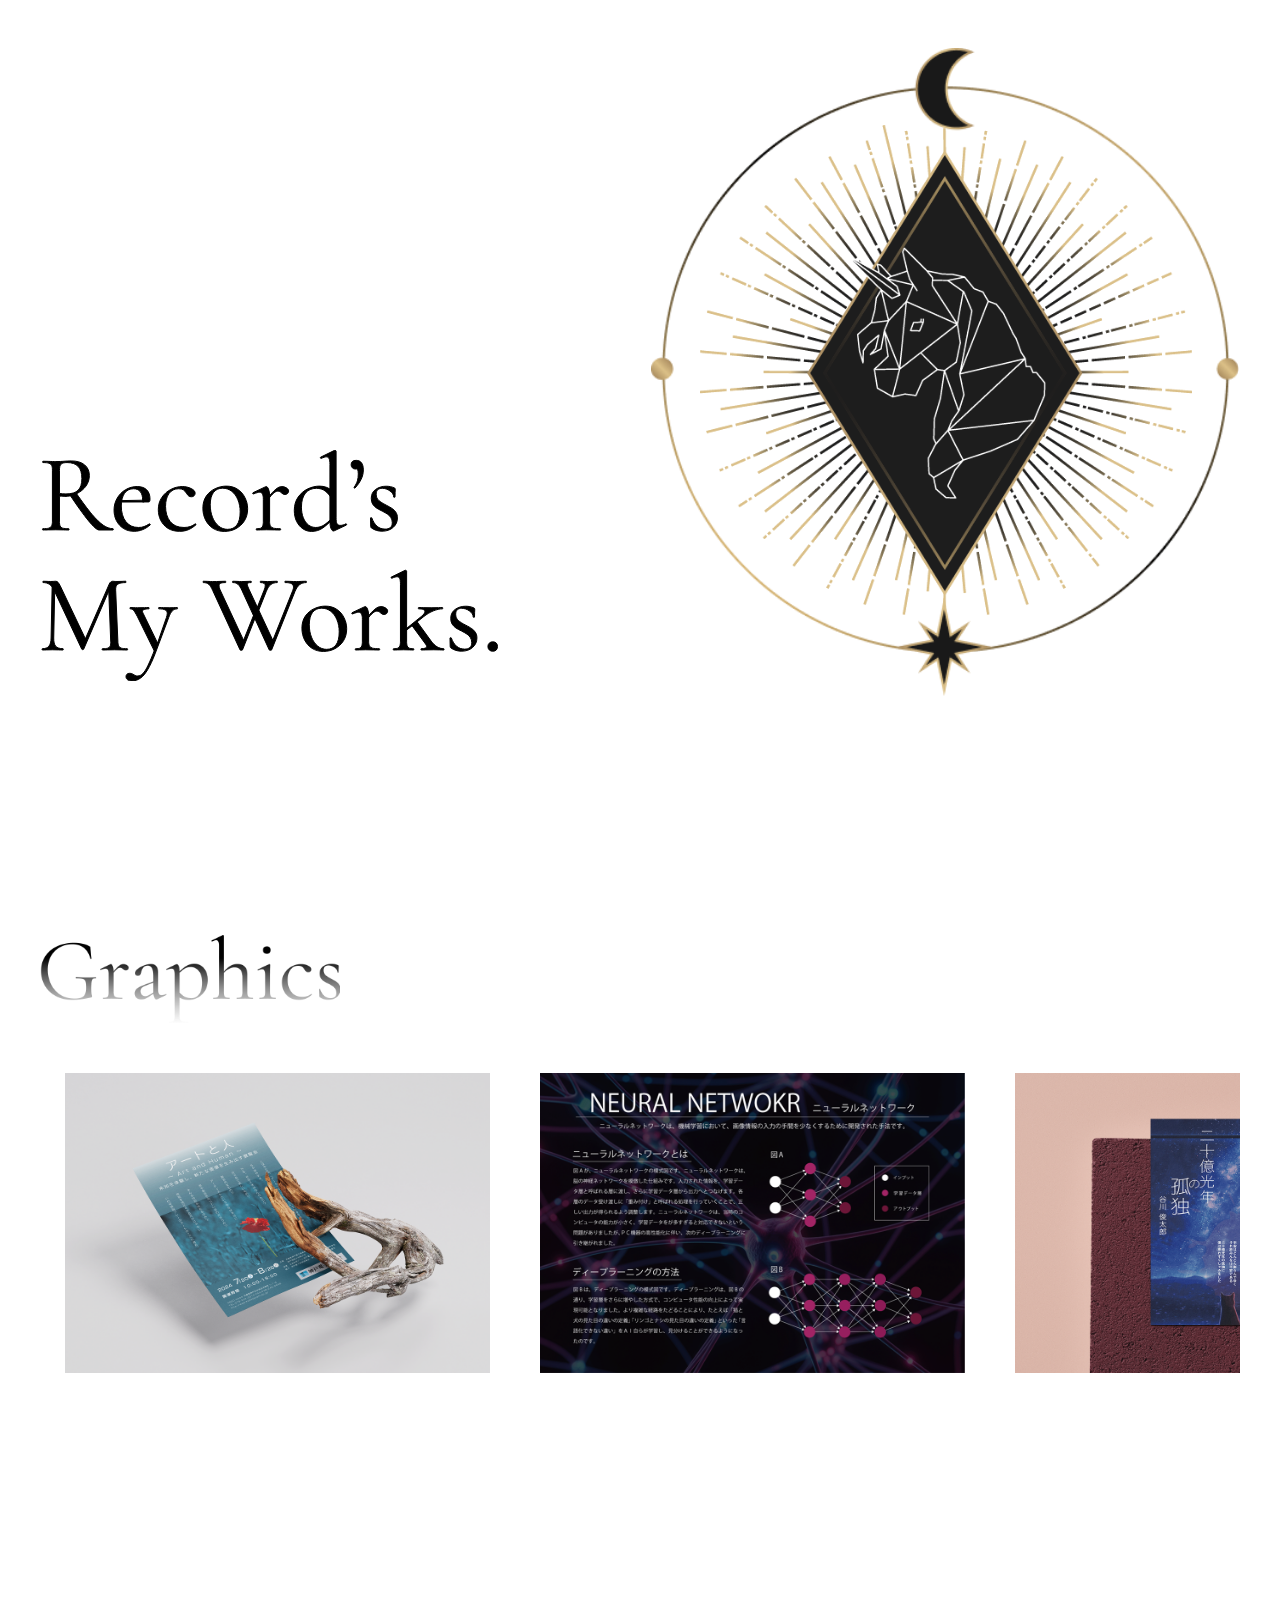
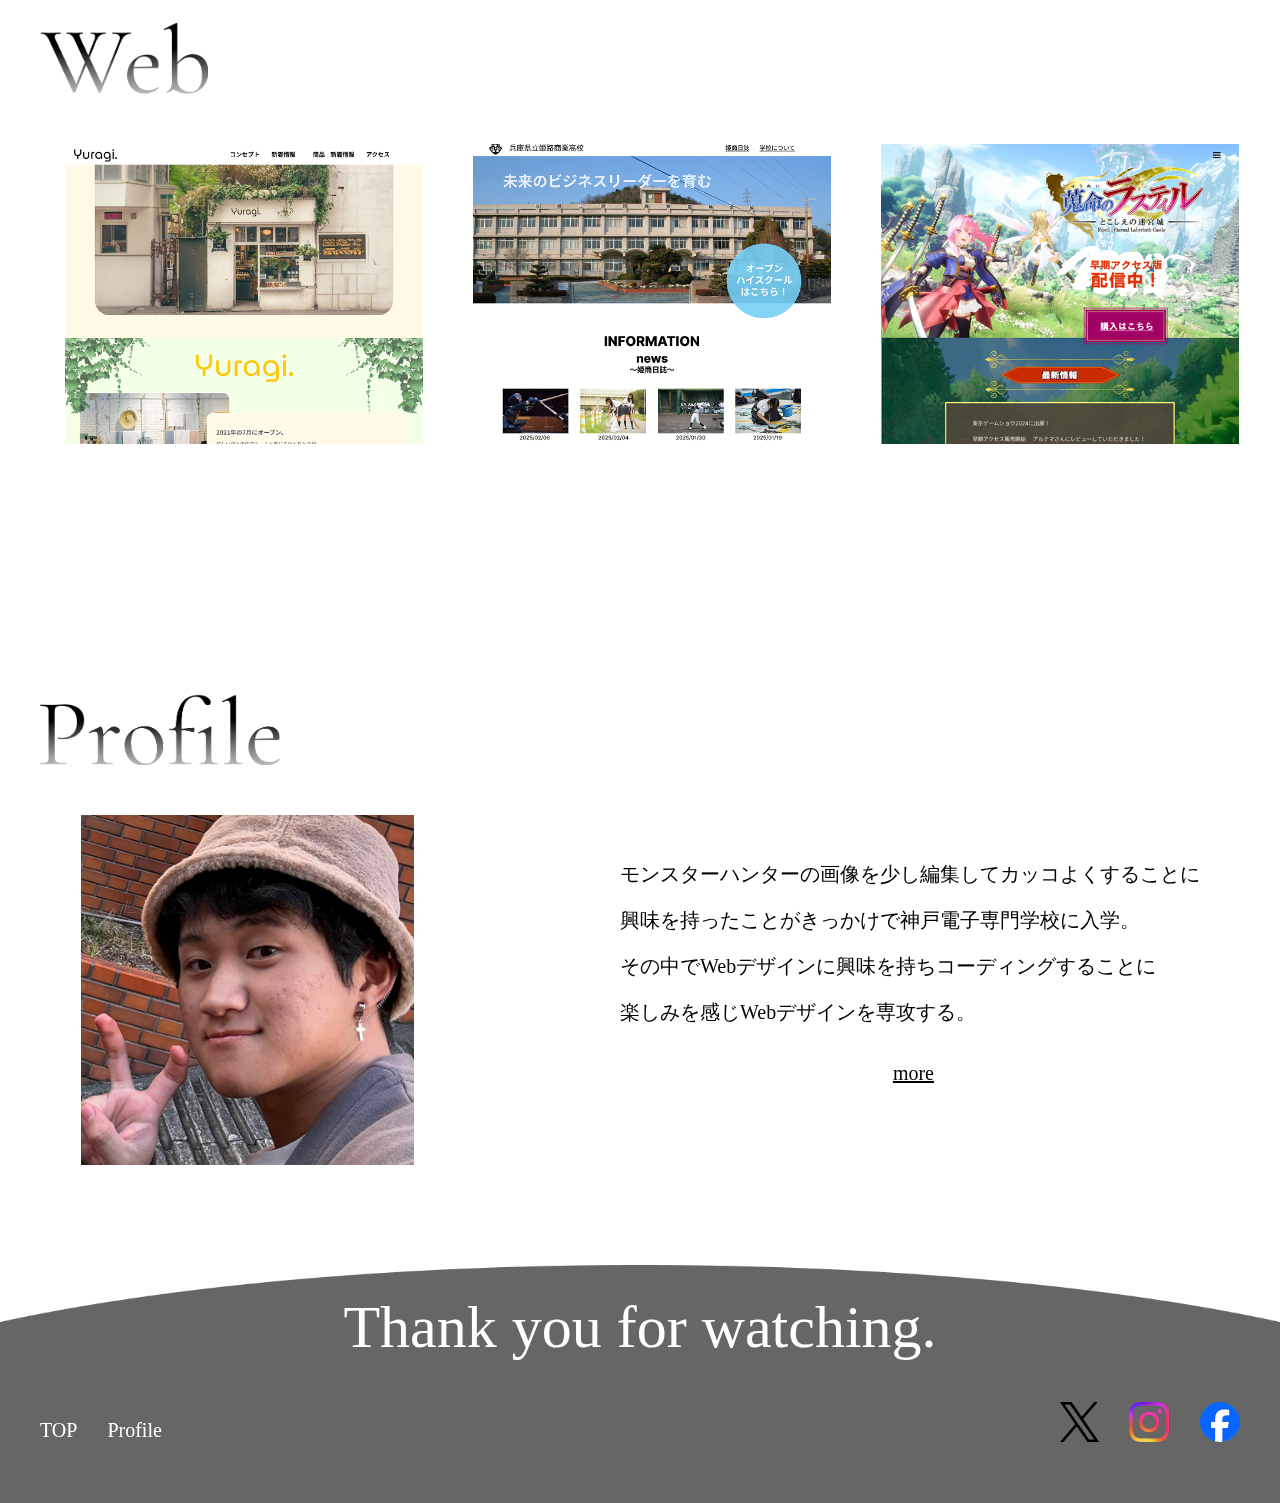
<file: index.html>
<!DOCTYPE html>
<html lang="ja">
<head>
    <meta charset="UTF-8">
    <meta name="viewport" content="width=device-width, initial-scale=1.0">
    <title>Portfolio</title>
    <link rel="preconnect" href="https://fonts.googleapis.com">
    <link rel="preconnect" href="https://fonts.gstatic.com" crossorigin>
    <link href="https://fonts.googleapis.com/css2?family=Cormorant+Garamond:ital,wght@0,300..700;1,300..700&family=Kaisei+Decol&family=RocknRoll+One&family=Sacramento&family=Sawarabi+Gothic&family=Volkhov:ital,wght@0,400;0,700;1,400;1,700&family=Yuji+Mai&family=Yuji+Syuku&family=Zen+Kaku+Gothic+New&display=swap" rel="stylesheet">
    <link rel="stylesheet" href="css/destyle.css">
    <link rel="stylesheet" href="css/slick.css">        
    <link rel="stylesheet" href="css/slick-theme.css">
    <link rel="stylesheet" href="css/style.css">
    <script type="text/javascript">
    (function(c,l,a,r,i,t,y){
        c[a]=c[a]||function(){(c[a].q=c[a].q||[]).push(arguments)};
        t=l.createElement(r);t.async=1;t.src="https://www.clarity.ms/tag/"+i;
        y=l.getElementsByTagName(r)[0];y.parentNode.insertBefore(t,y);
    })(window, document, "clarity", "script", "ubzxm07z38");
</script>
</head>
<body>
    <!-- ヘッダー -->
    <header>
        <div class="inner-wrap">
            <div class="cow1">
                <img src="img/cow3.png" alt="" class="img">
                <img src="img/ring.png" alt="" class="ring">
            </div>
        </div>
        <div class="image">
            <!-- <img src="img/titl.png" alt="" class="title"> -->
             <svg class="title" width="456" height="231" viewBox="0 0 456 231" fill="none" xmlns="http://www.w3.org/2000/svg">
                <path d="M56.94 80C55.1067 80 51.5867 76.8833 46.38 70.65C41.2467 64.3433 35.05 55.69 27.79 44.69L33.95 42.82C40.33 51.9867 45.6467 59.1367 49.9 64.27C54.2267 69.33 58.04 72.9967 61.34 75.27C64.64 77.5433 67.8667 78.68 71.02 78.68C71.24 78.68 71.35 78.9 71.35 79.34C71.35 79.78 71.24 80 71.02 80H56.94ZM29.22 10.92C35.0133 10.92 39.4867 12.24 42.64 14.88C45.7933 17.52 47.37 21.04 47.37 25.44C47.37 29.3267 46.2333 32.8833 43.96 36.11C41.6867 39.2633 38.6067 41.7933 34.72 43.7C30.9067 45.5333 26.8 46.45 22.4 46.45C21.96 46.45 20.31 46.34 17.45 46.12V71.09C17.45 73.3633 17.67 75.0133 18.11 76.04C18.55 77.0667 19.3933 77.7633 20.64 78.13C21.96 78.4967 24.0133 78.68 26.8 78.68C27.02 78.68 27.13 78.9 27.13 79.34C27.13 79.78 27.02 80 26.8 80C24.5267 80 22.73 79.9633 21.41 79.89L13.82 79.78L6.34 79.89C5.02 79.9633 3.15 80 0.73 80C0.583333 80 0.51 79.78 0.51 79.34C0.51 78.9 0.583333 78.68 0.73 78.68C3.51667 78.68 5.57 78.4967 6.89 78.13C8.21 77.69 9.12667 76.9567 9.64 75.93C10.1533 74.9033 10.41 73.29 10.41 71.09V20.16C10.41 17.96 10.1533 16.3467 9.64 15.32C9.2 14.2933 8.32 13.5967 7 13.23C5.75333 12.79 3.73667 12.57 0.95 12.57C0.73 12.57 0.62 12.35 0.62 11.91C0.62 11.47 0.73 11.25 0.95 11.25L6.34 11.36C9.42 11.5067 11.9133 11.58 13.82 11.58C15.4333 11.58 16.9367 11.5433 18.33 11.47C19.7233 11.3967 20.8967 11.3233 21.85 11.25C24.6367 11.03 27.0933 10.92 29.22 10.92ZM39.89 28.63C39.89 22.91 38.6067 18.8033 36.04 16.31C33.5467 13.8167 29.88 12.57 25.04 12.57C22.18 12.57 20.2 13.0833 19.1 14.11C18 15.1367 17.45 17.2267 17.45 20.38V43.48C19.21 43.7733 21.3733 43.92 23.94 43.92C29.66 43.92 33.73 42.6733 36.15 40.18C38.6433 37.6867 39.89 33.8367 39.89 28.63ZM92.1701 81.32C87.9167 81.32 84.2867 80.33 81.2801 78.35C78.2734 76.37 75.9634 73.7667 74.3501 70.54C72.8101 67.3133 72.0401 63.8667 72.0401 60.2C72.0401 55.8733 73.0667 51.9133 75.1201 48.32C77.1734 44.6533 79.9601 41.7933 83.4801 39.74C87.0734 37.6133 90.9967 36.55 95.2501 36.55C99.3567 36.55 102.51 37.65 104.71 39.85C106.91 42.05 108.01 45.13 108.01 49.09C108.01 50.1167 107.9 50.85 107.68 51.29C107.533 51.73 107.203 51.95 106.69 51.95H100.53L100.64 49.97C100.64 46.3033 99.8334 43.5167 98.2201 41.61C96.6067 39.7033 94.4067 38.75 91.6201 38.75C87.7334 38.75 84.6901 40.29 82.4901 43.37C80.3634 46.45 79.3001 50.6667 79.3001 56.02C79.3001 62.4 80.8034 67.57 83.8101 71.53C86.8167 75.49 91.0334 77.47 96.4601 77.47C98.6601 77.47 100.53 77.1767 102.07 76.59C103.683 76.0033 105.48 75.0867 107.46 73.84H107.57C107.79 73.84 107.973 73.9867 108.12 74.28C108.34 74.5 108.377 74.72 108.23 74.94C103.243 79.1933 97.8901 81.32 92.1701 81.32ZM77.2101 50.63L102.18 50.19V51.95L77.3201 52.06L77.2101 50.63ZM137.748 81.32C132.981 81.32 128.985 80.2933 125.758 78.24C122.531 76.1133 120.148 73.4 118.608 70.1C117.068 66.8 116.298 63.3167 116.298 59.65C116.298 54.9567 117.471 50.8867 119.818 47.44C122.165 43.92 125.171 41.2433 128.838 39.41C132.578 37.5033 136.391 36.55 140.278 36.55C143.505 36.55 146.438 37.21 149.078 38.53C151.791 39.7767 153.148 41.3533 153.148 43.26C153.148 44.2133 152.781 45.0567 152.048 45.79C151.388 46.45 150.471 46.78 149.298 46.78C147.318 46.78 145.705 45.57 144.458 43.15C143.505 41.6833 142.478 40.5833 141.378 39.85C140.278 39.1167 138.701 38.75 136.648 38.75C132.541 38.75 129.315 40.3633 126.968 43.59C124.695 46.7433 123.558 50.9967 123.558 56.35C123.558 62.51 125.098 67.57 128.178 71.53C131.258 75.49 135.878 77.47 142.038 77.47C146.511 77.47 150.251 76.26 153.258 73.84H153.368C153.588 73.84 153.771 73.95 153.918 74.17C154.138 74.39 154.175 74.5733 154.028 74.72C151.461 76.9933 148.858 78.68 146.218 79.78C143.651 80.8067 140.828 81.32 137.748 81.32ZM182.328 81.43C178.075 81.43 174.298 80.4033 170.998 78.35C167.771 76.2233 165.278 73.4 163.518 69.88C161.758 66.2867 160.878 62.4 160.878 58.22C160.878 53.4533 162.015 49.42 164.288 46.12C166.635 42.7467 169.605 40.2533 173.198 38.64C176.865 36.9533 180.568 36.11 184.308 36.11C188.635 36.11 192.411 37.1733 195.638 39.3C198.865 41.4267 201.321 44.25 203.008 47.77C204.768 51.2167 205.648 54.8833 205.648 58.77C205.648 63.3167 204.585 67.3133 202.458 70.76C200.331 74.1333 197.471 76.7733 193.878 78.68C190.358 80.5133 186.508 81.43 182.328 81.43ZM185.518 79.34C189.551 79.34 192.668 77.91 194.868 75.05C197.068 72.19 198.168 67.79 198.168 61.85C198.168 57.3033 197.398 53.2333 195.858 49.64C194.391 46.0467 192.338 43.26 189.698 41.28C187.058 39.2267 184.051 38.2 180.678 38.2C176.718 38.2 173.638 39.63 171.438 42.49C169.311 45.35 168.248 49.4567 168.248 54.81C168.248 59.2833 168.981 63.39 170.448 67.13C171.915 70.87 173.968 73.84 176.608 76.04C179.248 78.24 182.218 79.34 185.518 79.34ZM224.845 48.98C228.731 44.14 231.738 40.8767 233.865 39.19C235.991 37.43 237.971 36.55 239.805 36.55C241.418 36.55 242.958 36.99 244.425 37.87C245.891 38.75 246.625 39.8133 246.625 41.06C246.625 42.0133 246.295 42.82 245.635 43.48C244.975 44.14 244.095 44.47 242.995 44.47C242.335 44.47 241.748 44.36 241.235 44.14C240.795 43.8467 240.245 43.4433 239.585 42.93C238.925 42.3433 238.301 41.9033 237.715 41.61C237.128 41.3167 236.431 41.17 235.625 41.17C234.525 41.17 233.315 41.72 231.995 42.82C230.675 43.92 228.438 46.3767 225.285 50.19L224.845 48.98ZM214.505 80C214.285 80 214.175 79.78 214.175 79.34C214.175 78.9 214.285 78.68 214.505 78.68C216.485 78.68 217.951 78.4967 218.905 78.13C219.858 77.69 220.481 76.9567 220.775 75.93C221.141 74.9033 221.325 73.29 221.325 71.09V49.31C221.325 46.8167 221.031 45.02 220.445 43.92C219.858 42.82 218.868 42.27 217.475 42.27C216.301 42.27 214.321 42.82 211.535 43.92H211.315C211.021 43.92 210.801 43.7733 210.655 43.48C210.581 43.1133 210.691 42.8567 210.985 42.71L223.745 36.66C223.891 36.5867 224.111 36.55 224.405 36.55C225.065 36.55 225.761 37.3933 226.495 39.08C227.228 40.7667 227.595 42.93 227.595 45.57V71.09C227.595 73.29 227.851 74.9033 228.365 75.93C228.951 76.9567 229.978 77.69 231.445 78.13C232.911 78.4967 235.185 78.68 238.265 78.68C238.558 78.68 238.705 78.9 238.705 79.34C238.705 79.78 238.558 80 238.265 80C235.918 80 234.048 79.9633 232.655 79.89L224.515 79.78L218.465 79.89C217.511 79.9633 216.191 80 214.505 80ZM269.454 81.43C266.374 81.43 263.514 80.55 260.874 78.79C258.307 77.03 256.217 74.5733 254.604 71.42C253.064 68.1933 252.294 64.5267 252.294 60.42C252.294 55.2133 253.577 50.7767 256.144 47.11C258.711 43.4433 261.937 40.6933 265.824 38.86C269.711 37.0267 273.561 36.11 277.374 36.11C282.434 36.11 286.907 37.76 290.794 41.06L289.584 48.43C287.604 45.2033 285.441 42.71 283.094 40.95C280.747 39.19 277.851 38.31 274.404 38.31C269.784 38.31 266.117 39.96 263.404 43.26C260.764 46.4867 259.444 51.1067 259.444 57.12C259.444 61.1533 260.067 64.71 261.314 67.79C262.561 70.87 264.247 73.2533 266.374 74.94C268.574 76.6267 271.031 77.47 273.744 77.47C276.751 77.47 279.501 76.6633 281.994 75.05C284.487 73.4367 287.091 71.1267 289.804 68.12L290.684 68.89C287.311 72.7033 284.011 75.7467 280.784 78.02C277.557 80.2933 273.781 81.43 269.454 81.43ZM294.094 67.9C294.094 70.54 294.387 72.4467 294.974 73.62C295.634 74.7933 296.661 75.38 298.054 75.38C300.181 75.38 302.087 74.8667 303.774 73.84L303.994 73.73C304.287 73.73 304.471 73.9133 304.544 74.28C304.691 74.6467 304.654 74.9033 304.434 75.05L292.334 80.77C292.041 80.9167 291.747 80.99 291.454 80.99C290.501 80.99 289.657 80.11 288.924 78.35C288.264 76.59 287.934 74.17 287.934 71.09V14.33C287.934 11.69 287.641 9.78333 287.054 8.60999C286.541 7.43666 285.624 6.85 284.304 6.85C283.351 6.85 281.664 7.36333 279.244 8.39H279.024C278.731 8.39 278.511 8.24333 278.364 7.95C278.291 7.58333 278.364 7.32666 278.584 7.17999L292.554 0.359996C292.701 0.286664 292.884 0.249997 293.104 0.249997C293.324 0.249997 293.544 0.359996 293.764 0.579993C293.984 0.726662 294.094 0.909998 294.094 1.13V67.9ZM314.193 10.37C316.466 10.37 318.226 11.1767 319.473 12.79C320.72 14.4033 321.343 16.7867 321.343 19.94C321.343 23.24 320.61 26.3567 319.143 29.29C317.75 32.2233 315.696 35.1567 312.983 38.09C312.91 38.1633 312.8 38.2 312.653 38.2C312.433 38.2 312.25 38.09 312.103 37.87C311.956 37.65 311.956 37.4667 312.103 37.32C313.716 34.9733 314.816 32.81 315.403 30.83C315.99 28.7767 316.283 26.4667 316.283 23.9C316.283 21.92 316.026 20.3433 315.513 19.17C315 17.9967 314.266 16.9333 313.313 15.98L317.383 15.21C317.456 16.4567 317.126 17.41 316.393 18.07C315.66 18.73 314.706 19.06 313.533 19.06C312.213 19.06 311.15 18.6567 310.343 17.85C309.536 17.0433 309.133 16.0167 309.133 14.77C309.133 11.8367 310.82 10.37 314.193 10.37ZM334.207 44.25C334.207 46.8167 335.05 48.87 336.737 50.41C338.424 51.8767 340.917 53.4533 344.217 55.14C346.784 56.46 348.764 57.5967 350.157 58.55C351.624 59.5033 352.87 60.75 353.897 62.29C354.924 63.83 355.437 65.7 355.437 67.9C355.437 71.64 354.044 74.7933 351.257 77.36C348.47 79.9267 344.694 81.21 339.927 81.21C336.04 81.21 332.52 80.11 329.367 77.91C328.927 77.6167 328.707 77.1767 328.707 76.59L328.487 68.01C328.487 67.79 328.67 67.68 329.037 67.68C329.477 67.6067 329.734 67.68 329.807 67.9C331.2 71.64 332.997 74.4633 335.197 76.37C337.47 78.2033 340.074 79.12 343.007 79.12C345.28 79.12 347.04 78.6067 348.287 77.58C349.607 76.48 350.267 74.8667 350.267 72.74C350.267 70.6867 349.79 68.9633 348.837 67.57C347.957 66.1033 346.857 64.9667 345.537 64.16C344.217 63.28 342.42 62.2533 340.147 61.08C337.727 59.9067 335.784 58.8433 334.317 57.89C332.924 56.9367 331.714 55.69 330.687 54.15C329.734 52.61 329.257 50.7033 329.257 48.43C329.257 44.47 330.724 41.4633 333.657 39.41C336.664 37.2833 340.184 36.22 344.217 36.22C347.15 36.22 349.827 36.77 352.247 37.87C352.687 38.0167 352.944 38.2 353.017 38.42C353.164 38.5667 353.237 38.7867 353.237 39.08C353.237 40.5467 353.2 41.6833 353.127 42.49L353.017 47.11C353.017 47.2567 352.797 47.33 352.357 47.33C351.917 47.33 351.697 47.2567 351.697 47.11C351.697 44.7633 350.45 42.71 347.957 40.95C345.537 39.19 342.97 38.31 340.257 38.31C338.35 38.31 336.847 38.8233 335.747 39.85C334.72 40.8033 334.207 42.27 334.207 44.25ZM10.19 133.78L12.83 134L11.73 188.01C11.6567 191.897 12.3167 194.647 13.71 196.26C15.1033 197.873 17.56 198.68 21.08 198.68C21.2267 198.68 21.3 198.9 21.3 199.34C21.3 199.78 21.2267 200 21.08 200C19.0267 200 17.45 199.963 16.35 199.89L10.41 199.78L4.69 199.89C3.66333 199.963 2.19667 200 0.29 200C0.143333 200 0.0700001 199.78 0.0700001 199.34C0.0700001 198.9 0.143333 198.68 0.29 198.68C3.37 198.68 5.57 197.873 6.89 196.26C8.28333 194.573 9.01667 191.823 9.09 188.01L10.19 133.78ZM85.32 198.68C85.54 198.68 85.65 198.9 85.65 199.34C85.65 199.78 85.54 200 85.32 200C83.0467 200 81.25 199.963 79.93 199.89L72.34 199.78L65.3 199.89C64.1267 199.963 62.4767 200 60.35 200C60.2033 200 60.13 199.78 60.13 199.34C60.13 198.9 60.2033 198.68 60.35 198.68C62.8433 198.68 64.6767 198.497 65.85 198.13C67.0967 197.69 67.9033 196.957 68.27 195.93C68.71 194.903 68.8567 193.29 68.71 191.09L66.62 137.96L70.25 132.9L41.65 199.23C41.5033 199.523 41.21 199.67 40.77 199.67C40.4033 199.67 40.0733 199.523 39.78 199.23L12.17 140.38C10.9233 137.667 9.38333 135.687 7.55 134.44C5.79 133.193 3.62667 132.57 1.06 132.57C0.913334 132.57 0.84 132.35 0.84 131.91C0.84 131.47 0.913334 131.25 1.06 131.25L5.13 131.36C5.86333 131.433 6.89 131.47 8.21 131.47C9.53 131.47 10.63 131.433 11.51 131.36C12.4633 131.287 13.1967 131.25 13.71 131.25C14.6633 131.25 15.4333 131.617 16.02 132.35C16.68 133.01 17.5967 134.55 18.77 136.97L43.85 189.77L40.44 195.49L67.28 134C68.0867 132.167 69.1867 131.25 70.58 131.25C70.9467 131.25 71.46 131.287 72.12 131.36C72.8533 131.433 73.8067 131.47 74.98 131.47L80.15 131.36C80.9567 131.287 82.1667 131.25 83.78 131.25C83.9267 131.25 84 131.47 84 131.91C84 132.35 83.9267 132.57 83.78 132.57C80.04 132.57 77.3633 133.12 75.75 134.22C74.21 135.247 73.5133 137.227 73.66 140.16L75.86 191.09C75.9333 193.363 76.19 195.013 76.63 196.04C77.1433 197.067 78.0233 197.763 79.27 198.13C80.5167 198.497 82.5333 198.68 85.32 198.68ZM135.256 157.54C135.476 157.54 135.586 157.76 135.586 158.2C135.586 158.64 135.476 158.86 135.256 158.86C133.422 158.86 131.809 159.52 130.416 160.84C129.096 162.087 127.886 164.25 126.786 167.33L113.366 203.08C110.652 210.193 108.086 215.73 105.666 219.69C103.319 223.723 100.862 226.583 98.2957 228.27C95.8024 230.03 92.9057 230.91 89.6057 230.91C87.9924 230.91 86.6724 230.543 85.6457 229.81C84.5457 229.077 83.9957 228.013 83.9957 226.62C83.9957 225.593 84.3257 224.787 84.9857 224.2C85.6457 223.613 86.4524 223.32 87.4057 223.32C88.359 223.32 89.1657 223.43 89.8257 223.65C90.4857 223.87 91.1824 224.237 91.9157 224.75C92.0624 224.823 92.4657 225.043 93.1257 225.41C93.859 225.777 94.739 225.96 95.7657 225.96C97.599 225.96 99.3224 225.117 100.936 223.43C102.549 221.817 104.272 219.067 106.106 215.18C108.012 211.293 110.286 205.867 112.926 198.9L112.816 201.98L95.4357 166.67C93.749 163.443 92.4657 161.353 91.5857 160.4C90.7057 159.373 89.569 158.86 88.1757 158.86C88.029 158.86 87.9557 158.64 87.9557 158.2C87.9557 157.76 88.029 157.54 88.1757 157.54L91.9157 157.65C92.7957 157.723 94.0057 157.76 95.5457 157.76L102.586 157.65C103.612 157.577 105.042 157.54 106.876 157.54C107.022 157.54 107.096 157.76 107.096 158.2C107.096 158.64 107.022 158.86 106.876 158.86C102.622 158.86 100.496 159.703 100.496 161.39C100.496 161.83 100.679 162.417 101.046 163.15L116.116 194.17L113.586 198.68L124.366 167.66C124.952 165.9 125.246 164.507 125.246 163.48C125.246 161.793 124.586 160.62 123.266 159.96C121.946 159.227 119.782 158.86 116.776 158.86C116.629 158.86 116.556 158.64 116.556 158.2C116.556 157.76 116.629 157.54 116.776 157.54C118.756 157.54 120.259 157.577 121.286 157.65L127.886 157.76L131.846 157.65C132.579 157.577 133.716 157.54 135.256 157.54ZM200.48 199.89C200.406 200.183 200.003 200.33 199.27 200.33C198.683 200.33 198.28 200.183 198.06 199.89L170.67 140.38C169.35 137.447 168.03 135.43 166.71 134.33C165.39 133.157 163.593 132.57 161.32 132.57C161.1 132.57 160.99 132.35 160.99 131.91C160.99 131.47 161.1 131.25 161.32 131.25L165.5 131.36C167.553 131.507 169.203 131.58 170.45 131.58C173.09 131.58 175.95 131.507 179.03 131.36L183.54 131.25C183.76 131.25 183.87 131.47 183.87 131.91C183.87 132.35 183.76 132.57 183.54 132.57C181.34 132.57 179.69 132.827 178.59 133.34C177.563 133.853 177.05 134.733 177.05 135.98C177.05 137.08 177.416 138.4 178.15 139.94L202.57 192.41L198.61 197.69L213.02 161.72L214.67 164.14L200.48 199.89ZM264.28 131.25C264.426 131.25 264.5 131.47 264.5 131.91C264.5 132.35 264.426 132.57 264.28 132.57C261.786 132.57 259.623 133.23 257.79 134.55C255.956 135.87 254.38 138.107 253.06 141.26L229.63 199.89C229.556 200.183 229.153 200.33 228.42 200.33C227.833 200.33 227.43 200.183 227.21 199.89L199.93 140.38C198.61 137.52 197.29 135.503 195.97 134.33C194.65 133.157 192.926 132.57 190.8 132.57C190.58 132.57 190.47 132.35 190.47 131.91C190.47 131.47 190.58 131.25 190.8 131.25L194.98 131.36C196.886 131.507 198.463 131.58 199.71 131.58C201.763 131.58 203.89 131.507 206.09 131.36L209.06 131.25C209.28 131.25 209.39 131.47 209.39 131.91C209.39 132.35 209.28 132.57 209.06 132.57C207.74 132.57 206.786 132.717 206.2 133.01C205.613 133.23 205.32 133.67 205.32 134.33C205.32 135.21 205.98 137.08 207.3 139.94L231.83 192.41L227.87 197.69L250.64 140.82C251.226 139.28 251.52 138.07 251.52 137.19C251.52 135.577 250.823 134.403 249.43 133.67C248.11 132.937 246.02 132.57 243.16 132.57C242.94 132.57 242.83 132.35 242.83 131.91C242.83 131.47 242.94 131.25 243.16 131.25L247.78 131.36C250.273 131.507 252.51 131.58 254.49 131.58C255.956 131.58 257.643 131.507 259.55 131.36L264.28 131.25ZM221.93 140.6C222.81 138.62 223.25 137.007 223.25 135.76C223.25 133.633 221.673 132.57 218.52 132.57C218.3 132.57 218.19 132.35 218.19 131.91C218.19 131.47 218.3 131.25 218.52 131.25L221.05 131.36C222.516 131.507 224.056 131.58 225.67 131.58C227.136 131.58 228.823 131.507 230.73 131.36L235.24 131.25C235.386 131.25 235.46 131.47 235.46 131.91C235.46 132.35 235.386 132.57 235.24 132.57C232.746 132.57 230.62 133.23 228.86 134.55C227.173 135.797 225.67 138.033 224.35 141.26L215.22 164.14L213.57 161.72L221.93 140.6ZM281.371 201.43C277.118 201.43 273.341 200.403 270.041 198.35C266.814 196.223 264.321 193.4 262.561 189.88C260.801 186.287 259.921 182.4 259.921 178.22C259.921 173.453 261.058 169.42 263.331 166.12C265.678 162.747 268.648 160.253 272.241 158.64C275.908 156.953 279.611 156.11 283.351 156.11C287.678 156.11 291.454 157.173 294.681 159.3C297.908 161.427 300.364 164.25 302.051 167.77C303.811 171.217 304.691 174.883 304.691 178.77C304.691 183.317 303.628 187.313 301.501 190.76C299.374 194.133 296.514 196.773 292.921 198.68C289.401 200.513 285.551 201.43 281.371 201.43ZM284.561 199.34C288.594 199.34 291.711 197.91 293.911 195.05C296.111 192.19 297.211 187.79 297.211 181.85C297.211 177.303 296.441 173.233 294.901 169.64C293.434 166.047 291.381 163.26 288.741 161.28C286.101 159.227 283.094 158.2 279.721 158.2C275.761 158.2 272.681 159.63 270.481 162.49C268.354 165.35 267.291 169.457 267.291 174.81C267.291 179.283 268.024 183.39 269.491 187.13C270.958 190.87 273.011 193.84 275.651 196.04C278.291 198.24 281.261 199.34 284.561 199.34ZM323.888 168.98C327.774 164.14 330.781 160.877 332.908 159.19C335.034 157.43 337.014 156.55 338.848 156.55C340.461 156.55 342.001 156.99 343.468 157.87C344.934 158.75 345.668 159.813 345.668 161.06C345.668 162.013 345.338 162.82 344.678 163.48C344.018 164.14 343.138 164.47 342.038 164.47C341.378 164.47 340.791 164.36 340.278 164.14C339.838 163.847 339.288 163.443 338.628 162.93C337.968 162.343 337.344 161.903 336.758 161.61C336.171 161.317 335.474 161.17 334.668 161.17C333.568 161.17 332.358 161.72 331.038 162.82C329.718 163.92 327.481 166.377 324.328 170.19L323.888 168.98ZM313.548 200C313.328 200 313.218 199.78 313.218 199.34C313.218 198.9 313.328 198.68 313.548 198.68C315.528 198.68 316.994 198.497 317.948 198.13C318.901 197.69 319.524 196.957 319.818 195.93C320.184 194.903 320.368 193.29 320.368 191.09V169.31C320.368 166.817 320.074 165.02 319.488 163.92C318.901 162.82 317.911 162.27 316.518 162.27C315.344 162.27 313.364 162.82 310.578 163.92H310.358C310.064 163.92 309.844 163.773 309.698 163.48C309.624 163.113 309.734 162.857 310.028 162.71L322.788 156.66C322.934 156.587 323.154 156.55 323.448 156.55C324.108 156.55 324.804 157.393 325.538 159.08C326.271 160.767 326.638 162.93 326.638 165.57V191.09C326.638 193.29 326.894 194.903 327.408 195.93C327.994 196.957 329.021 197.69 330.488 198.13C331.954 198.497 334.228 198.68 337.308 198.68C337.601 198.68 337.748 198.9 337.748 199.34C337.748 199.78 337.601 200 337.308 200C334.961 200 333.091 199.963 331.698 199.89L323.558 199.78L317.508 199.89C316.554 199.963 315.234 200 313.548 200ZM351.526 200C351.306 200 351.196 199.78 351.196 199.34C351.196 198.9 351.306 198.68 351.526 198.68C353.506 198.68 354.973 198.497 355.926 198.13C356.879 197.69 357.539 196.957 357.906 195.93C358.273 194.83 358.456 193.217 358.456 191.09V134.22C358.456 131.58 358.199 129.673 357.686 128.5C357.173 127.327 356.256 126.74 354.936 126.74C353.836 126.74 352.149 127.253 349.876 128.28H349.656C349.436 128.28 349.253 128.097 349.106 127.73C348.959 127.363 349.033 127.143 349.326 127.07L363.076 120.36L363.626 120.25C363.846 120.25 364.066 120.36 364.286 120.58C364.506 120.727 364.616 120.91 364.616 121.13V191.09C364.616 193.29 364.799 194.903 365.166 195.93C365.533 196.957 366.193 197.69 367.146 198.13C368.099 198.497 369.566 198.68 371.546 198.68C371.766 198.68 371.876 198.9 371.876 199.34C371.876 199.78 371.766 200 371.546 200C369.859 200 368.503 199.963 367.476 199.89L361.536 199.78L355.596 199.89C354.569 199.963 353.213 200 351.526 200ZM379.136 200C378.989 200 378.916 199.78 378.916 199.34C378.916 198.9 378.989 198.68 379.136 198.68C382.803 198.68 384.636 197.983 384.636 196.59C384.636 195.93 384.306 195.123 383.646 194.17L369.676 175.14L374.846 171.4L389.146 191.09C392.813 196.15 397.029 198.68 401.796 198.68C402.016 198.68 402.126 198.9 402.126 199.34C402.126 199.78 402.016 200 401.796 200C400.109 200 398.753 199.963 397.726 199.89L391.786 199.78L383.866 199.89C382.693 199.963 381.116 200 379.136 200ZM362.196 180.31L379.356 166.45C381.703 164.617 382.876 163.003 382.876 161.61C382.876 159.777 380.786 158.86 376.606 158.86C376.386 158.86 376.276 158.64 376.276 158.2C376.276 157.76 376.386 157.54 376.606 157.54C378.586 157.54 380.089 157.577 381.116 157.65L389.146 157.76L396.516 157.65C397.469 157.577 398.789 157.54 400.476 157.54C400.696 157.54 400.806 157.76 400.806 158.2C400.806 158.64 400.696 158.86 400.476 158.86C397.763 158.86 394.756 159.52 391.456 160.84C388.156 162.16 384.856 164.14 381.556 166.78L362.636 181.63L362.196 180.31ZM413.699 164.25C413.699 166.817 414.543 168.87 416.229 170.41C417.916 171.877 420.409 173.453 423.709 175.14C426.276 176.46 428.256 177.597 429.649 178.55C431.116 179.503 432.363 180.75 433.389 182.29C434.416 183.83 434.929 185.7 434.929 187.9C434.929 191.64 433.536 194.793 430.749 197.36C427.963 199.927 424.186 201.21 419.419 201.21C415.533 201.21 412.013 200.11 408.859 197.91C408.419 197.617 408.199 197.177 408.199 196.59L407.979 188.01C407.979 187.79 408.163 187.68 408.529 187.68C408.969 187.607 409.226 187.68 409.299 187.9C410.693 191.64 412.489 194.463 414.689 196.37C416.963 198.203 419.566 199.12 422.499 199.12C424.773 199.12 426.533 198.607 427.779 197.58C429.099 196.48 429.759 194.867 429.759 192.74C429.759 190.687 429.283 188.963 428.329 187.57C427.449 186.103 426.349 184.967 425.029 184.16C423.709 183.28 421.913 182.253 419.639 181.08C417.219 179.907 415.276 178.843 413.809 177.89C412.416 176.937 411.206 175.69 410.179 174.15C409.226 172.61 408.749 170.703 408.749 168.43C408.749 164.47 410.216 161.463 413.149 159.41C416.156 157.283 419.676 156.22 423.709 156.22C426.643 156.22 429.319 156.77 431.739 157.87C432.179 158.017 432.436 158.2 432.509 158.42C432.656 158.567 432.729 158.787 432.729 159.08C432.729 160.547 432.693 161.683 432.619 162.49L432.509 167.11C432.509 167.257 432.289 167.33 431.849 167.33C431.409 167.33 431.189 167.257 431.189 167.11C431.189 164.763 429.943 162.71 427.449 160.95C425.029 159.19 422.463 158.31 419.749 158.31C417.843 158.31 416.339 158.823 415.239 159.85C414.213 160.803 413.699 162.27 413.699 164.25ZM450.757 201.21C449.291 201.21 448.117 200.77 447.237 199.89C446.357 199.01 445.917 197.873 445.917 196.48C445.917 195.087 446.357 193.987 447.237 193.18C448.117 192.3 449.291 191.86 450.757 191.86C452.297 191.86 453.471 192.263 454.277 193.07C455.084 193.877 455.487 195.013 455.487 196.48C455.487 197.947 455.084 199.12 454.277 200C453.471 200.807 452.297 201.21 450.757 201.21Z" fill="#191919" style="mix-blend-mode:darken"/>
            </svg>
        </div>
    </header>

    <!-- メイン -->
     <div id="mein">
        <div class="inner-wrap">
            <div id="graphic">
                <div class="image">
                    <img src="img/Graphics_txt.png" alt="" class="Gra_txt">
                    <div class="works">
                        <a href="graphic_sagi.html"><div><img src="img/sagi_moku.png" alt="" class="sagi"></div></a>
                        <a href="graphic_huy.html"><div><img src="img/huy_moku.png" alt="" class="fly"></div></a>
                        <a href="graphic_cat.html"><div><img src="img_gra/network.png" alt="" class="cat"></div></a>
                        <a href="graphic_sun.html"><div><img src="img_gra/poem_moc 1.png" alt="" class="sun"></div></a>
                        <a href="graphic_karenda.html"><div><img src="img_gra/karenda_moku.png" alt="" class="karenda"></div></a>
                    </div>
                </div>
            </div>

            <div id="web">
                <div class="image">
                    <img src="img/Web_txt.png" alt="" class="web_txt">
                    
                    <div class="works">
                        <a href="web_swim.html"><div><img src="img/swim.png" alt="" class="swim"></div></a>
                        <a href="web_zakka.html"><div><img src="img/zakka.png" alt="" class="zakka"></div></a>
                        <a href="web_schol.html"><div><img src="img/scholl_img.png" alt="" class="schol"></div></a>
                        <a href="web_game.html"><div><img src="img/game.png" alt="" class="game"></div></a>
                        <a href="web_game.html"><div><img src="img_web/new_move 2.png" alt="" class="move"></div></a>
                    </div>
                </div>
            </div>
            
            <div id="profile">
                <div class="image">
                    <img src="img/Profile_txt.png" alt="" class="plo_txt">
                    <div class="plo_img">
                        <img src="img_pro/plo2.png" alt="" class="plo">
                    </div>
                </div>
                <div class="txt_plo">
                    <div class="honbun"><p>モンスターハンターの画像を少し編集してカッコよくすることに<br>
                        興味を持ったことがきっかけで神戸電子専門学校に入学。<br>
                        その中でWebデザインに興味を持ちコーディングすることに<br>
                        楽しみを感じWebデザインを専攻する。</p></div>
                    <a href="profile.html"><div class="more"><p>more</p></div></a>
                </div>
            </div>    
        </div>
     </div>

    <!-- フッター -->
     <div id="hutta">
        <div class="back">
                <img src="img/hutta.png" alt="" class="hutta_back">
            </div>
        <div class="inner-wrap">
            <div class="txt">
                <h2>Thank you for watching.</h2>
                <ul>
                    <a href="index.html"><li><p>TOP</p></li></a>
                    <a href="profile.html"><li><p>Profile</p></li></a>
                </ul>
            </div>
            <div class="image">
                <ul>
                    <a href="https://x.com/home" target="_blank" rel="noopener"><li><img src="img/x_logo.png" alt="" class="x" width="39px" height="40px"></li></a>
                    <a href="https://www.instagram.com/ryu_pippi_283/" target="_blank" rel="noopener"><li><img src="img/insta_logo.png" alt="" class="insta" width="41px" height="40px"></li></a>
                    <a href="https://www.facebook.com/?locale=ja_JP" target="_blank" rel="noopener"><li><img src="img/facebock_logo.png" alt="" class="facebock" width="40px" height="40px"></li></a>
                </ul>
            </div>
        </div>
    </div>
    <script src="js/jquery-3.7.1.min.js"></script>
    <script src="js/slick.min.js"></script>
    <script src="js/script.js"></script>

     <script>
        $(function(){
 // graphic
  $('.works').slick({
    autoplay: true,
    autoplaySpeed: 0,
    speed: 7000,
    cssEase: "linear",
    slidesToShow: 3,
    variableWidth: true,
    swipe: false,
    arrows: false,
    pauseOnFocus: false,
    pauseOnHover: false,
    responsive: [
      {
        breakpoint: 750,
        settings: {
          slidesToShow: 3
        }
      }
    ]
  });
});
     </script>
    
</body>
</html>
</file>
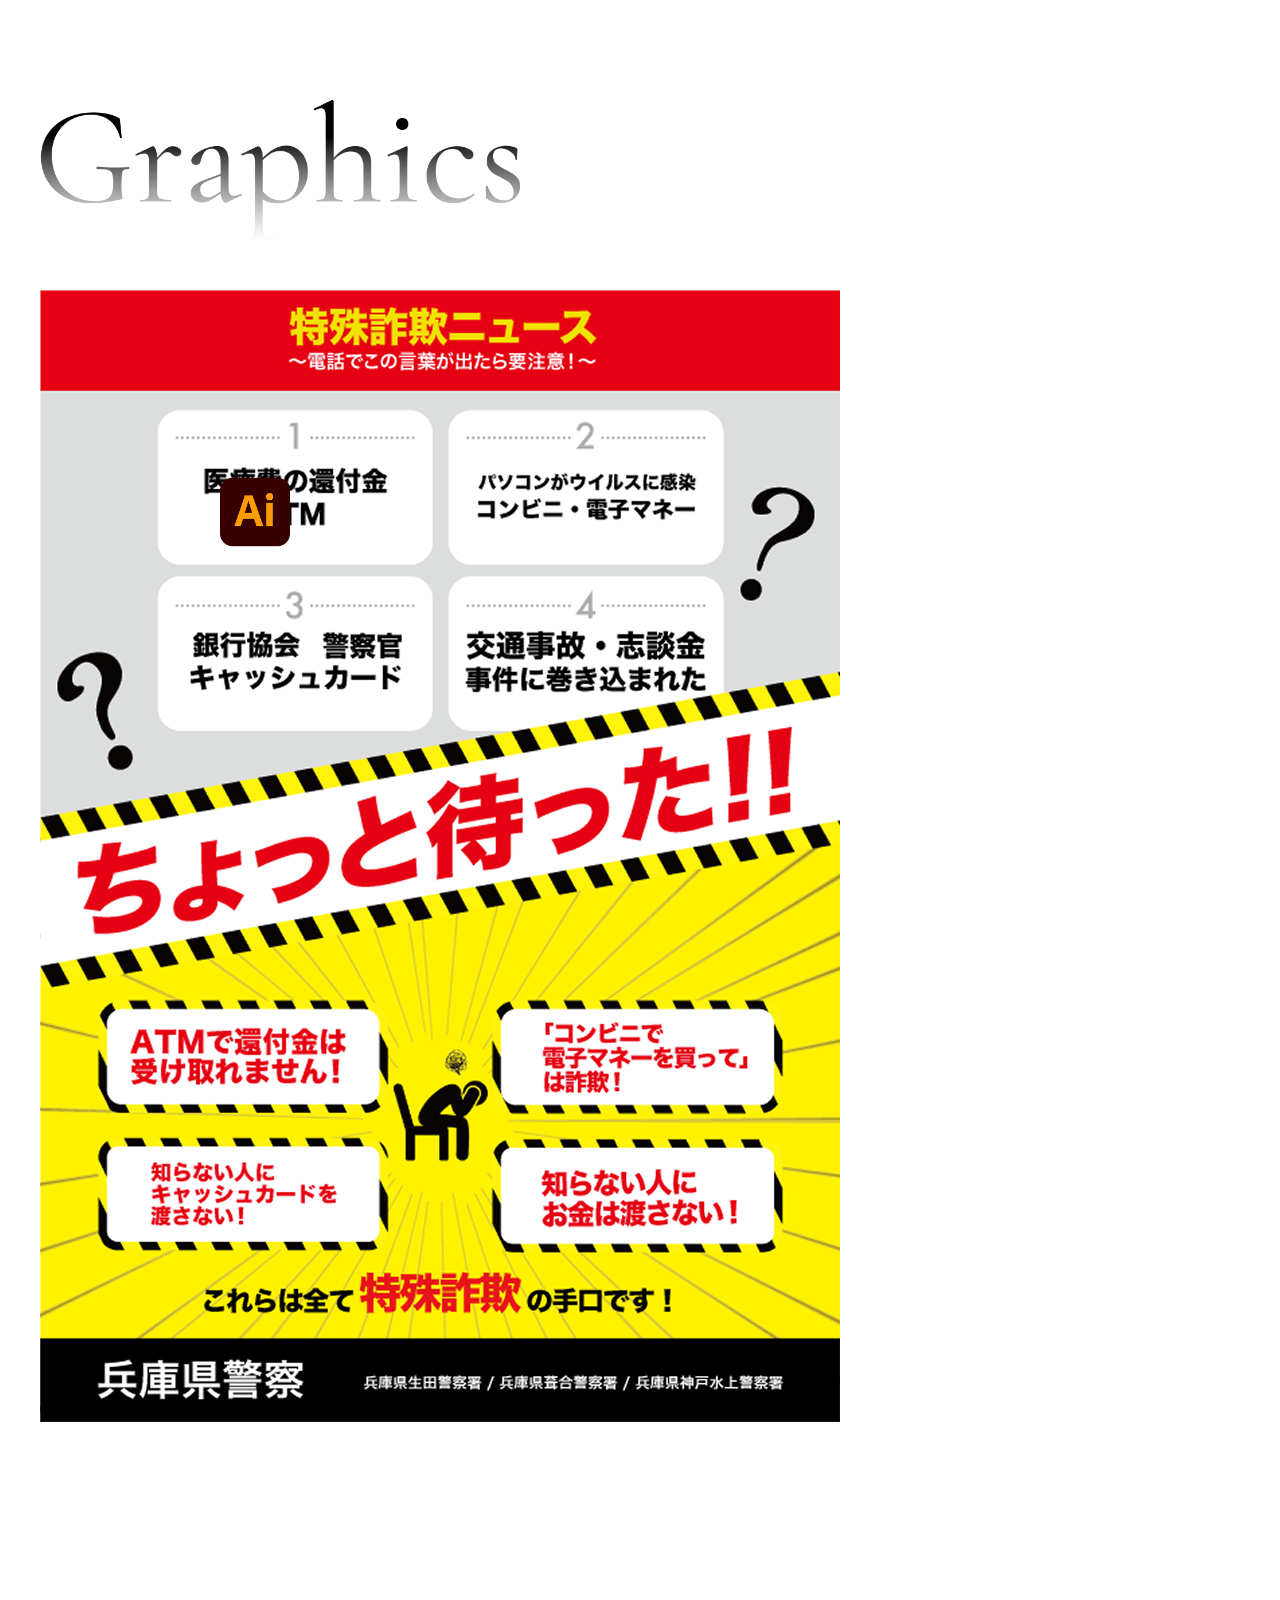
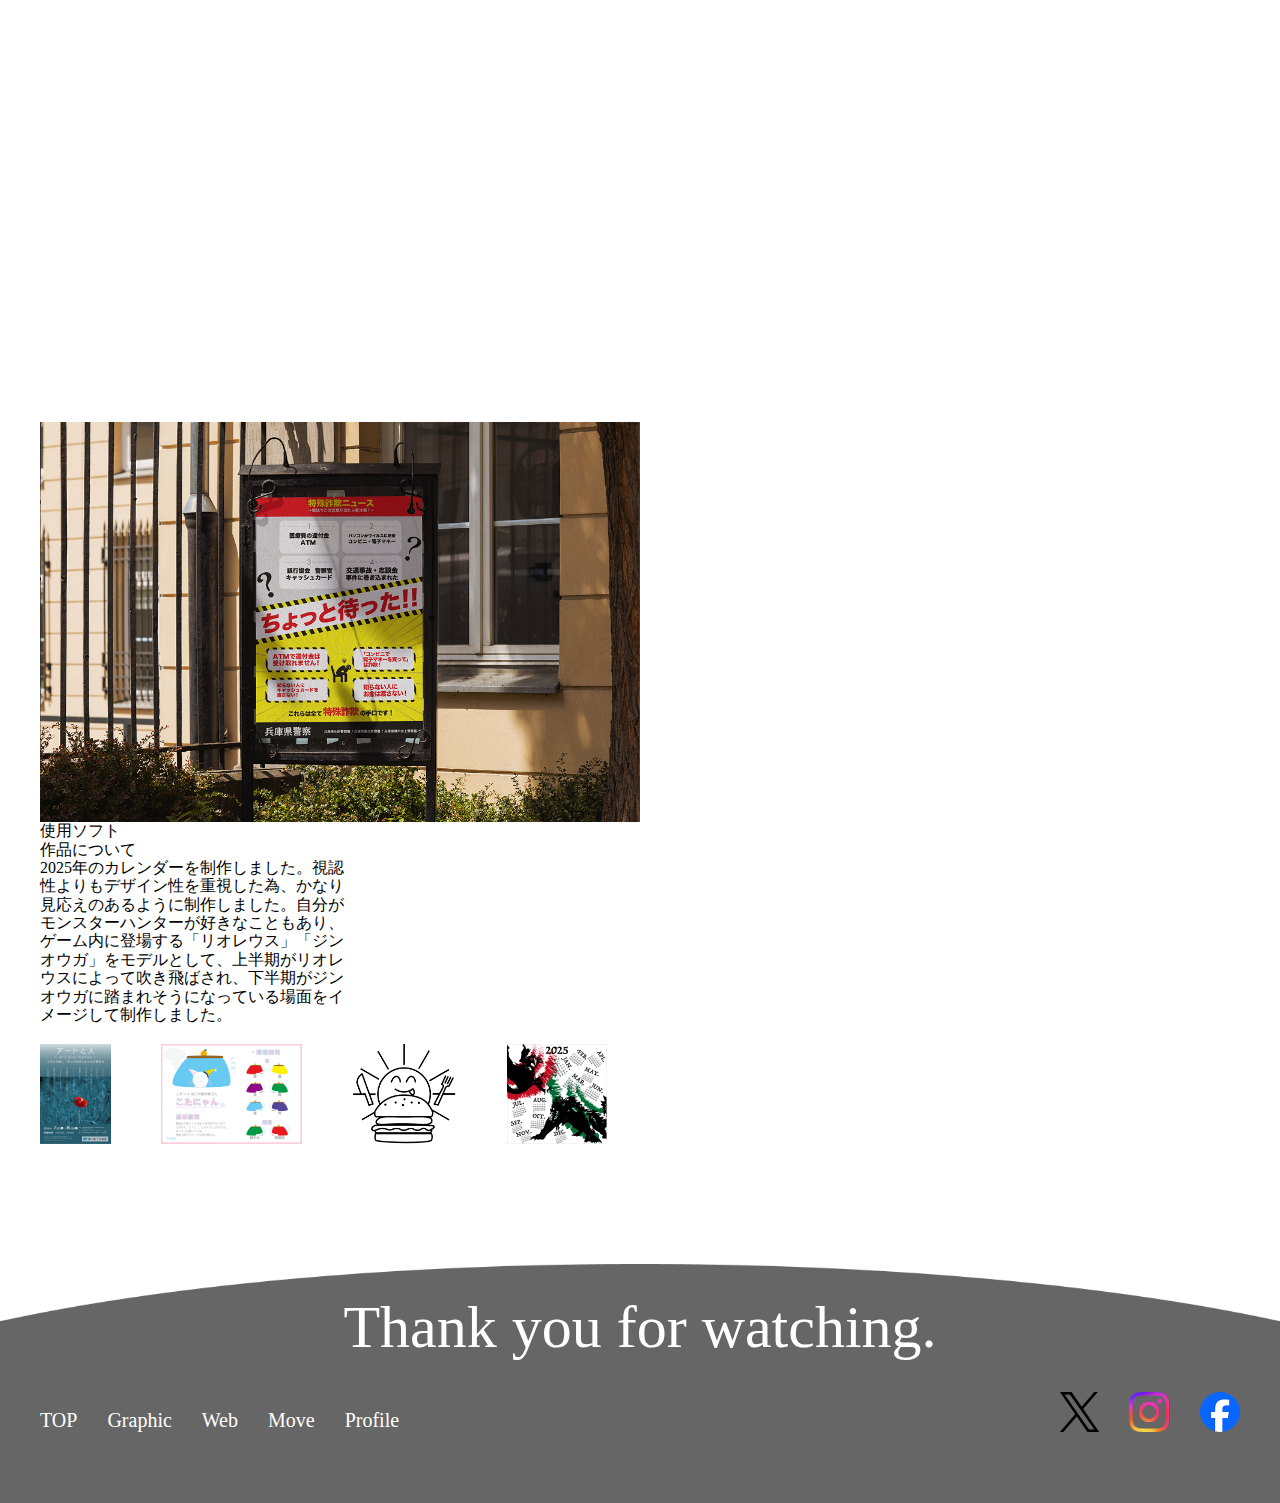
<file: graphic.html>
<!DOCTYPE html>
<html lang="ja">
<head>
    <meta charset="UTF-8">
    <meta name="viewport" content="width=device-width, initial-scale=1.0">
    <title>Graphic</title>
    <link rel="preconnect" href="https://fonts.googleapis.com">
    <link rel="preconnect" href="https://fonts.gstatic.com" crossorigin>
    <link href="https://fonts.googleapis.com/css2?family=Cormorant+Garamond:ital,wght@0,300..700;1,300..700&family=Kaisei+Decol&family=RocknRoll+One&family=Sacramento&family=Sawarabi+Gothic&family=Volkhov:ital,wght@0,400;0,700;1,400;1,700&family=Yuji+Mai&family=Yuji+Syuku&family=Zen+Kaku+Gothic+New&display=swap" rel="stylesheet">
    <link rel="stylesheet" href="css/destyle.css">
    <link rel="stylesheet" href="css/graphic.css">
    <script type="text/javascript">
    (function(c,l,a,r,i,t,y){
        c[a]=c[a]||function(){(c[a].q=c[a].q||[]).push(arguments)};
        t=l.createElement(r);t.async=1;t.src="https://www.clarity.ms/tag/"+i;
        y=l.getElementsByTagName(r)[0];y.parentNode.insertBefore(t,y);
    })(window, document, "clarity", "script", "ubzxm07z38");
</script>
</head>
<body>
    <!-- メイン -->
    <div class="inner-wrap">
    <div id="title">
        <img src="img_gra/Graphics_txt.png" alt="" class="Gra_txt">
    </div>
    <div id="containar">
        <div class="image">
            <div class="mein_image">
                <img src="img_gra/irare.png" alt="" class="irare">
                <img src="img_gra/sagi.png" alt="" class="sagi">
                <img src="img_gra/sagi_moku.png" alt="" class="moku">
            </div>
        </div>
        <div class="txt_gra">
            <h3>使用ソフト</h3>
            <h4>作品について</h4>
            <p>
                2025年のカレンダーを制作しました。視認<br>
                性よりもデザイン性を重視した為、かなり<br>
                見応えのあるように制作しました。自分が<br>
                モンスターハンターが好きなこともあり、<br>
                ゲーム内に登場する「リオレウス」「ジン<br>
                オウガ」をモデルとして、上半期がリオレ<br>
                ウスによって吹き飛ばされ、下半期がジン<br>
                オウガに踏まれそうになっている場面をイ<br>
                メージして制作しました。
            </p>
        </div>
        <div class="link">
            <ul>
                <li><img src="img_gra/huy.png" alt="" width="100%" height="100px"></li>
                <li><img src="img_gra/cat.png" alt="" width="100%" height="100px"></li>
                <li><img src="img_gra/sun.png" alt="" width="100%" height="100px"></li>
                <li><img src="img_gra/karenda.png" alt="" width="100%" height="100px"></li>
            </ul>
        </div>
    </div>
    </div>

    <!-- フッター -->
     <div id="hutta">
        <div class="back">
                <img src="img/hutta.png" alt="" class="hutta_back">
            </div>
        <div class="inner-wrap">
            <div class="txt">
                <h2>Thank you for watching.</h2>
                <ul>
                    <a href="top.html"><li><p>TOP</p></li></a>
                    <a href="graphic.html"><li><p>Graphic</p></li></a>
                    <a href="web.html"><li><p>Web</p></li></a>
                    <a href="move.html"><li><p>Move</p></li></a>
                    <a href="plofile.html"><li><p>Profile</p></li></a>
                </ul>
            </div>
            <div class="image">
                <ul>
                    <a href="https://x.com/home"><li><img src="img/x_logo.png" alt="" class="x" width="39px" height="40px"></li></a>
                    <a href="https://www.instagram.com/ryu_pippi_283/"><li><img src="img/insta_logo.png" alt="" class="insta" width="41px" height="40px"></li></a>
                    <a href="https://www.facebook.com/?locale=ja_JP"><li><img src="img/facebock_logo.png" alt="" class="facebock" width="40px" height="40px"></li></a>
                </ul>
            </div>
        </div>
    </div>
</body>
</html>
</file>
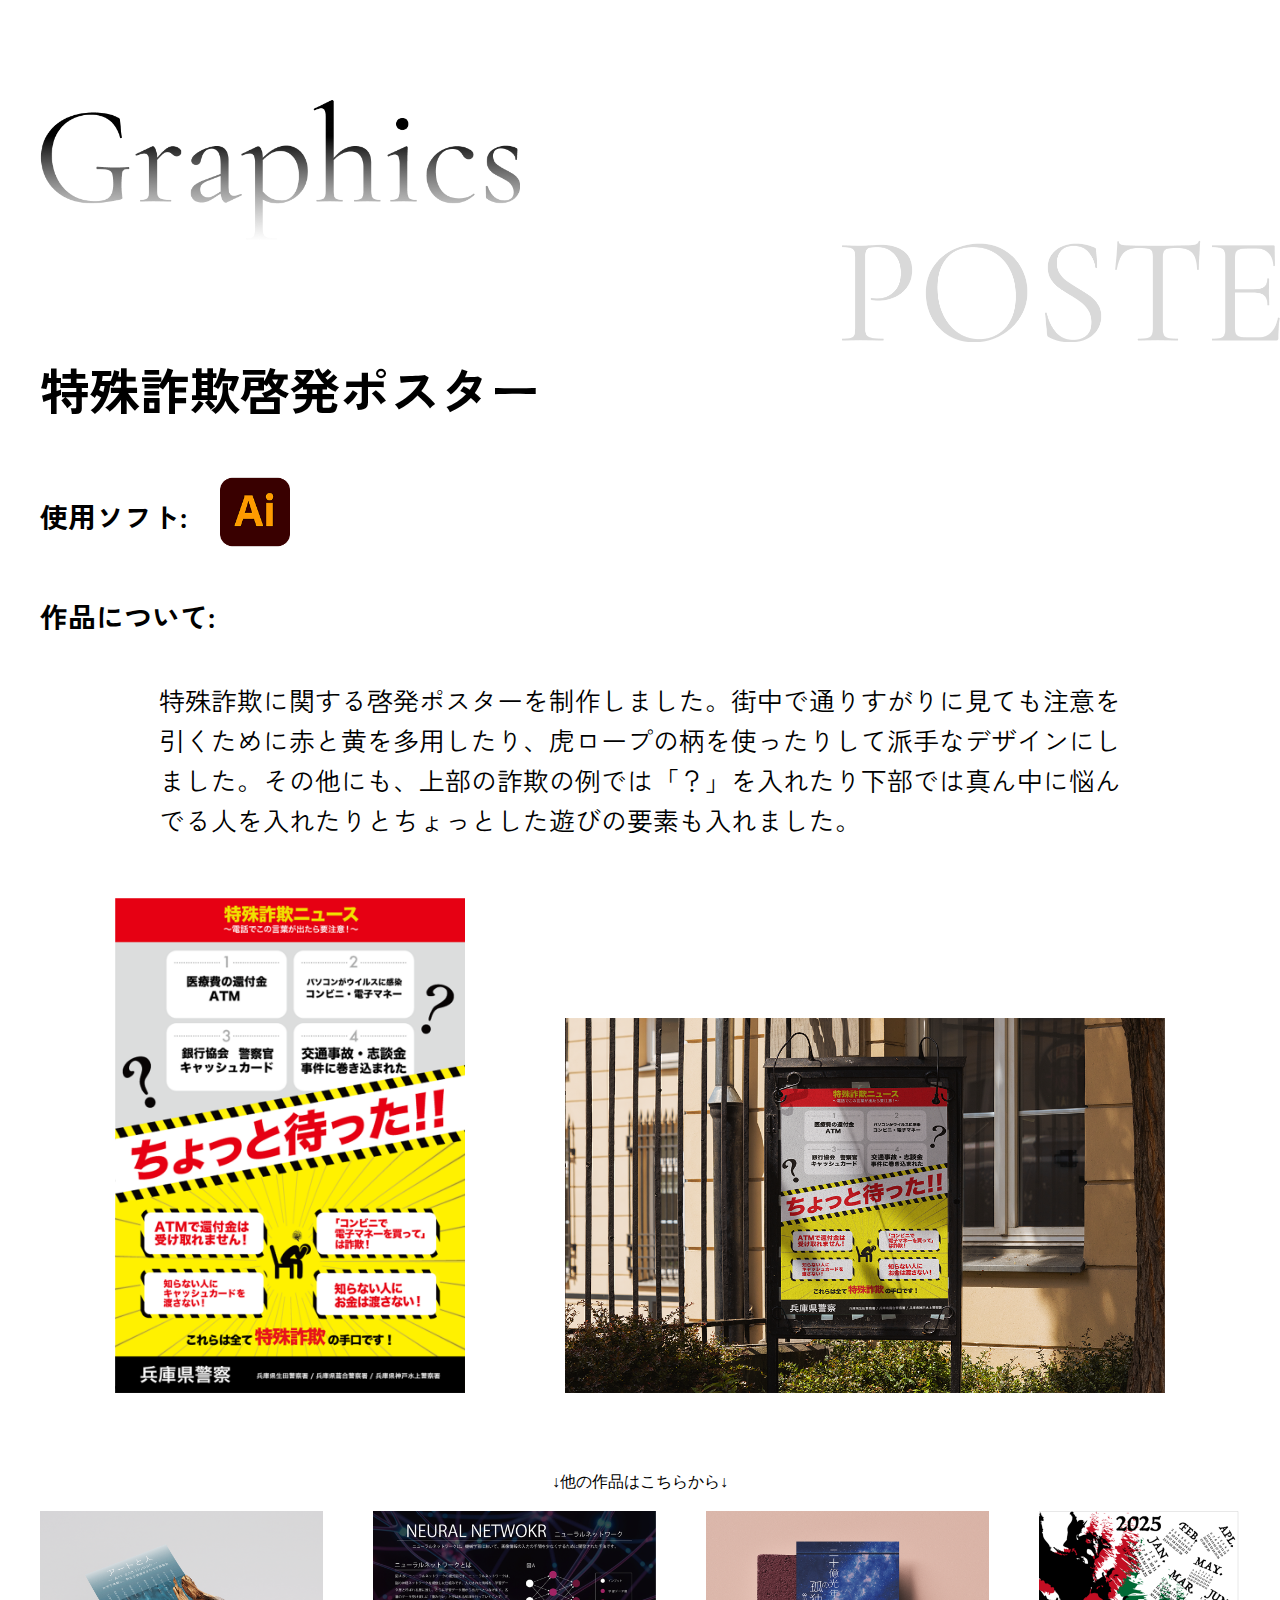
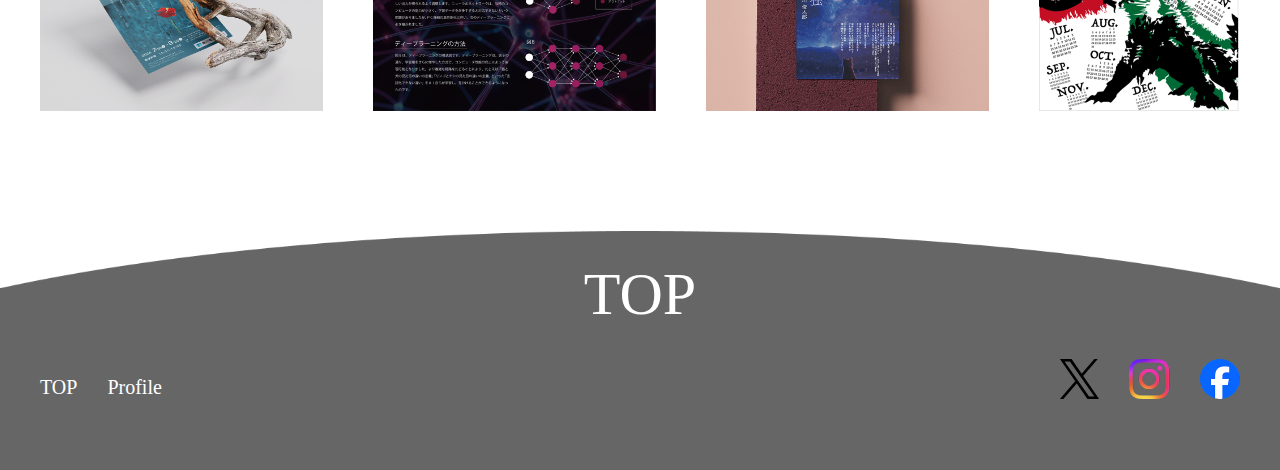
<file: graphic_sagi.html>
<!DOCTYPE html>
<html lang="ja">
<head>
    <meta charset="UTF-8">
    <meta name="viewport" content="width=device-width, initial-scale=1.0">
    <title>Graphic</title>
    <link rel="preconnect" href="https://fonts.googleapis.com">
    <link rel="preconnect" href="https://fonts.gstatic.com" crossorigin>
    <link href="https://fonts.googleapis.com/css2?family=Cormorant+Garamond:ital,wght@0,300..700;1,300..700&family=Kaisei+Decol&family=RocknRoll+One&family=Sacramento&family=Sawarabi+Gothic&family=Volkhov:ital,wght@0,400;0,700;1,400;1,700&family=Yuji+Mai&family=Yuji+Syuku&family=Zen+Kaku+Gothic+New&display=swap" rel="stylesheet">
    <link rel="stylesheet" href="css/destyle.css">
    <link rel="stylesheet" href="css/graphic.css">
    <script type="text/javascript">
    (function(c,l,a,r,i,t,y){
        c[a]=c[a]||function(){(c[a].q=c[a].q||[]).push(arguments)};
        t=l.createElement(r);t.async=1;t.src="https://www.clarity.ms/tag/"+i;
        y=l.getElementsByTagName(r)[0];y.parentNode.insertBefore(t,y);
    })(window, document, "clarity", "script", "ubzxm07z38");
</script>
</head>
<body>
    <!-- メイン -->
    <div class="inner-wrap">
    <div id="title">
        <img src="img_gra/Graphics_txt.png" alt="" class="Gra_txt">
        <img src="img_gra/POSTER-back.png" alt="" width="548px" class="Gra_back">
    </div>
    <div id="containar">
        <section class="main">
            <h1>特殊詐欺啓発ポスター</h1>
            <div class="main_image">
                <img src="img_gra/irare.png" alt="" class="irare">
                <div class="main_img2">
                    <img src="img_gra/sagi.png" width="350px" alt="" class="hly">
                    <img src="img_gra/sagi_moku.png" height="375px" alt="" class="moku">
                </div>
            </div>
            <h3>使用ソフト:</h3>
            <h4>作品について:</h4>
            <div class="main_txt">
            <p>
                特殊詐欺に関する啓発ポスターを制作しました。街中で通りすがりに見ても注意を<br>
                引くために赤と黄を多用したり、虎ロープの柄を使ったりして派手なデザインにし<br>
                ました。その他にも、上部の詐欺の例では「？」を入れたり下部では真ん中に悩ん<br>
                でる人を入れたりとちょっとした遊びの要素も入れました。
            </p>
            </div>
        </section>
        <div class="link">
            <div class="link_txt">
                <p>↓他の作品はこちらから↓</p>
            </div>
            <ul>
                <a href="graphic_huy.html"><li><img src="img_gra/huy_moku.png" alt="" width="283px" height="200px"></li></a>
                <a href="graphic_cat.html"><li><img src="img_gra/network.png" alt="" width="283px" height="200px"></li></a>
                <a href="graphic_sun.html"><li><img src="img_gra/poem_moc 1.png" alt="" width="283px" height="200px"></li></a>
                <a href="graphic_karenda.html"><li><img src="img_gra/karenda.png" alt="" width="200px" height="200px"></li></a>
            </ul>
        </div>
    </div>
    </div>

    <!-- フッター -->
     <div id="hutta">
        <div class="back">
                <img src="img/hutta.png" alt="" class="hutta_back">
            </div>
        <div class="inner-wrap">
            <div class="txt">
                <a href="index.html"><h2>TOP</h2></a>
                <ul>
                    <a href="index.html"><li><p>TOP</p></li></a>
                    <a href="plofile.html"><li><p>Profile</p></li></a>
                </ul>
            </div>
            <div class="image">
                <ul>
                    <a href="https://x.com/home"><li><img src="img/x_logo.png" alt="" class="x" width="39px" height="40px"></li></a>
                    <a href="https://www.instagram.com/ryu_pippi_283/"><li><img src="img/insta_logo.png" alt="" class="insta" width="41px" height="40px"></li></a>
                    <a href="https://www.facebook.com/?locale=ja_JP"><li><img src="img/facebock_logo.png" alt="" class="facebock" width="40px" height="40px"></li></a>
                </ul>
            </div>
        </div>
    </div>
</body>
</html>
</file>
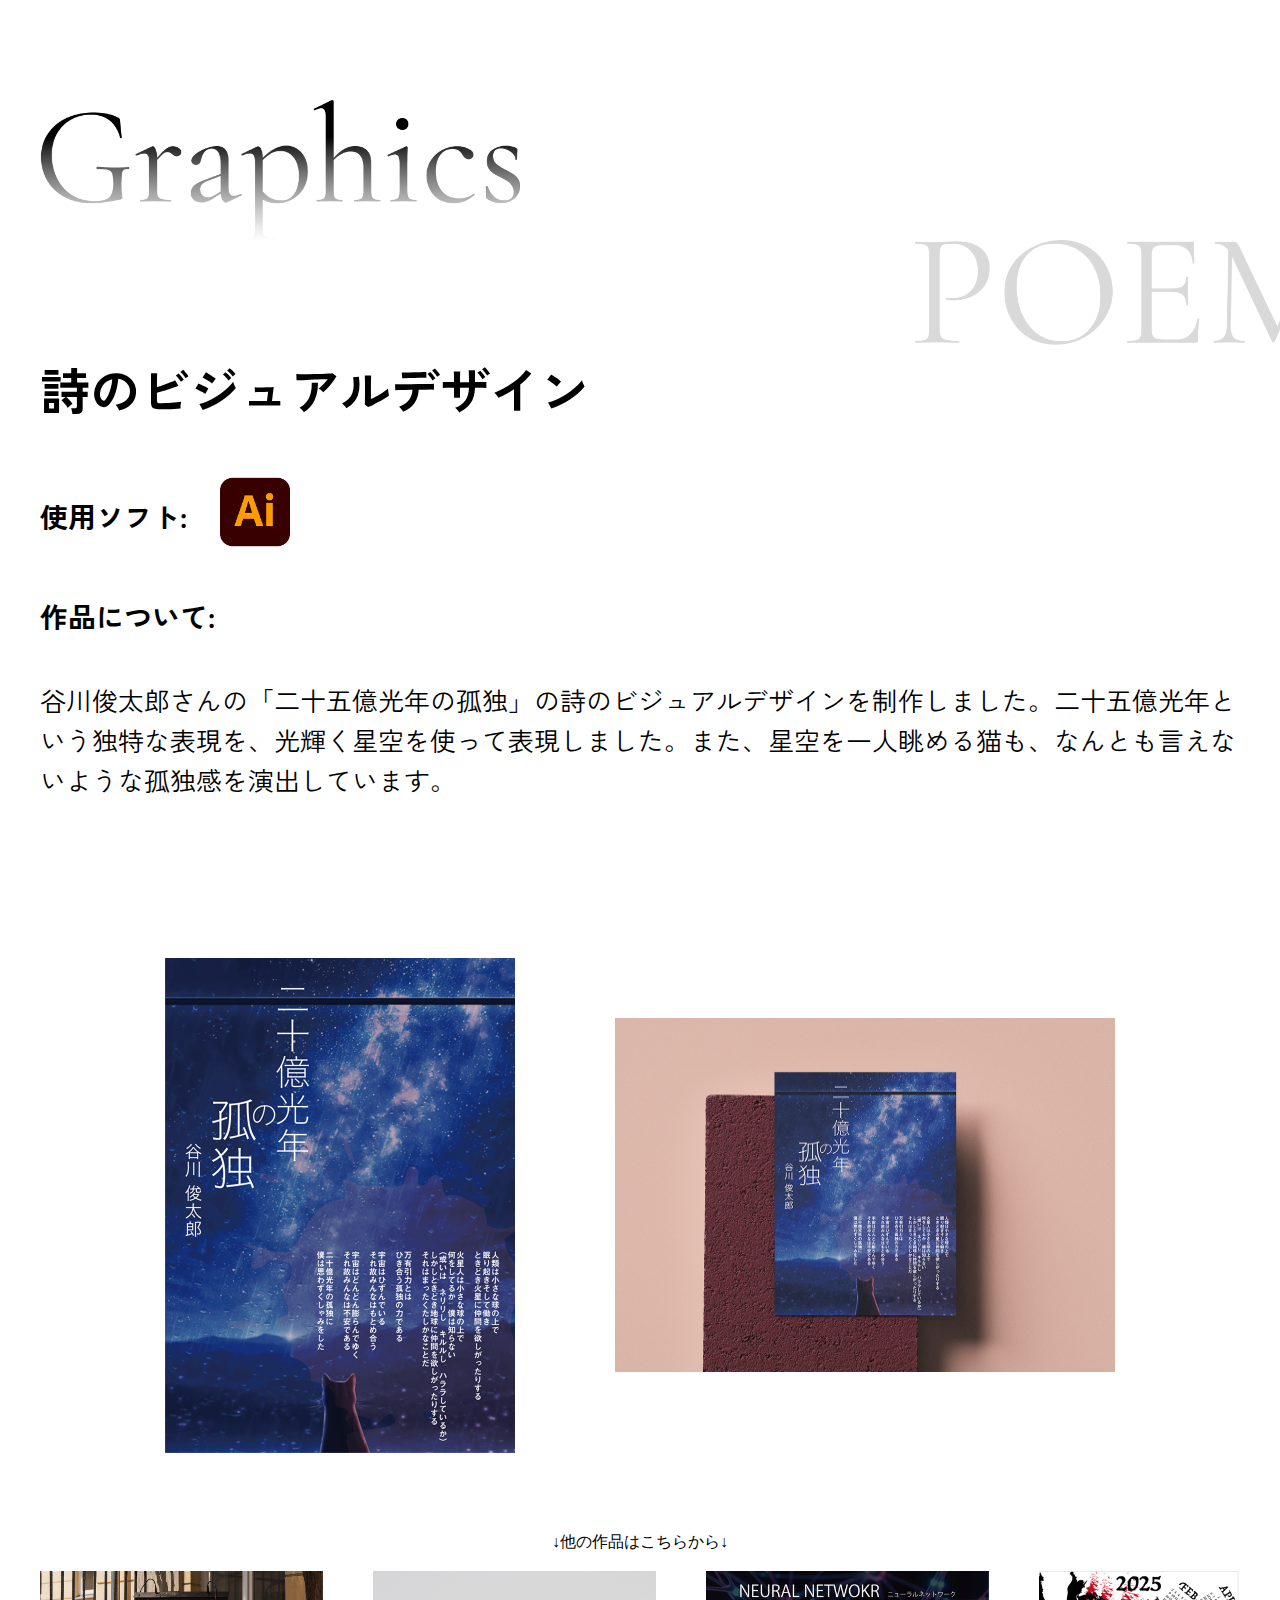
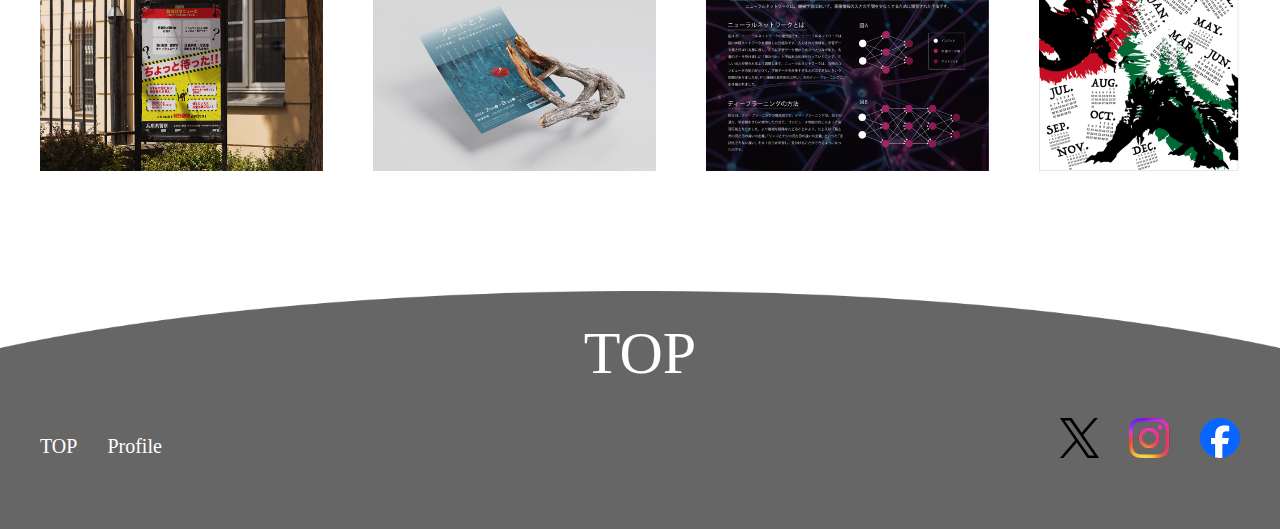
<file: graphic_sun.html>
<!DOCTYPE html>
<html lang="ja">
<head>
    <meta charset="UTF-8">
    <meta name="viewport" content="width=device-width, initial-scale=1.0">
    <title>Graphic</title>
    <link rel="preconnect" href="https://fonts.googleapis.com">
    <link rel="preconnect" href="https://fonts.gstatic.com" crossorigin>
    <link href="https://fonts.googleapis.com/css2?family=Cormorant+Garamond:ital,wght@0,300..700;1,300..700&family=Kaisei+Decol&family=RocknRoll+One&family=Sacramento&family=Sawarabi+Gothic&family=Volkhov:ital,wght@0,400;0,700;1,400;1,700&family=Yuji+Mai&family=Yuji+Syuku&family=Zen+Kaku+Gothic+New&display=swap" rel="stylesheet">
    <link rel="stylesheet" href="css/destyle.css">
    <link rel="stylesheet" href="css/graphic_sun.css">
    <script type="text/javascript">
    (function(c,l,a,r,i,t,y){
        c[a]=c[a]||function(){(c[a].q=c[a].q||[]).push(arguments)};
        t=l.createElement(r);t.async=1;t.src="https://www.clarity.ms/tag/"+i;
        y=l.getElementsByTagName(r)[0];y.parentNode.insertBefore(t,y);
    })(window, document, "clarity", "script", "ubzxm07z38");
</script>
</head>
<body>
    <!-- メイン -->
    <div class="inner-wrap">
    <div id="title">
        <img src="img_gra/Graphics_txt.png" alt="" class="Gra_txt">
        <img src="img_gra/POEM_back.png" alt="" width="425px" class="Gra_back">
    </div>
    <div id="containar">
        <section class="main">
            <h1>詩のビジュアルデザイン</h1>
            <div class="main_image">
                <img src="img_gra/irare.png" alt="" class="irare">
                <div class="main_img2">
                    <img src="img_gra/poem.png" height="495px" alt="" class="poem">
                    <img src="img_gra/poem_moc 1.png" height="354px" alt="" class="moku">
                </div>
            </div>
            <h3>使用ソフト:</h3>
            <h4>作品について:</h4>
            <div class="main_txt">
            <p>
                谷川俊太郎さんの「二十五億光年の孤独」の詩のビジュアルデザインを制作しました。二十五億光年という独特な表現を、光輝く星空を使って表現しました。また、星空を一人眺める猫も、なんとも言えないような孤独感を演出しています。
            </p>
            </div>
        </section>
        <div class="link">
            <div class="link_txt">
                <p>↓他の作品はこちらから↓</p>
            </div>
            <ul>
                <a href="graphic_sagi.html"><li><img src="img_gra/sagi_moku.png" alt="" width="283px" height="200px"></li></a>
                <a href="graphic_huy.html"><li><img src="img_gra/huy_moku.png" alt="" width="283px" height="200px"></li></a>
                <a href="graphic_cat.html"><li><img src="img_gra/network.png" alt="" width="283px" height="200px"></li></a>
                <a href="graphic_karenda.html"><li><img src="img_gra/karenda.png" alt="" width="200px" height="200px"></li></a>
            </ul>
        </div>
    </div>
    </div>

    <!-- フッター -->
     <div id="hutta">
        <div class="back">
                <img src="img/hutta.png" alt="" class="hutta_back">
            </div>
        <div class="inner-wrap">
            <div class="txt">
                <a href="index.html"><h2>TOP</h2></a>
                <ul>
                    <a href="index.html"><li><p>TOP</p></li></a>
                    <a href="plofile.html"><li><p>Profile</p></li></a>
                </ul>
            </div>
            <div class="image">
                <ul>
                    <a href="https://x.com/home"><li><img src="img/x_logo.png" alt="" class="x" width="39px" height="40px"></li></a>
                    <a href="https://www.instagram.com/ryu_pippi_283/"><li><img src="img/insta_logo.png" alt="" class="insta" width="41px" height="40px"></li></a>
                    <a href="https://www.facebook.com/?locale=ja_JP"><li><img src="img/facebock_logo.png" alt="" class="facebock" width="40px" height="40px"></li></a>
                </ul>
            </div>
        </div>
    </div>
</body>
</html>
</file>
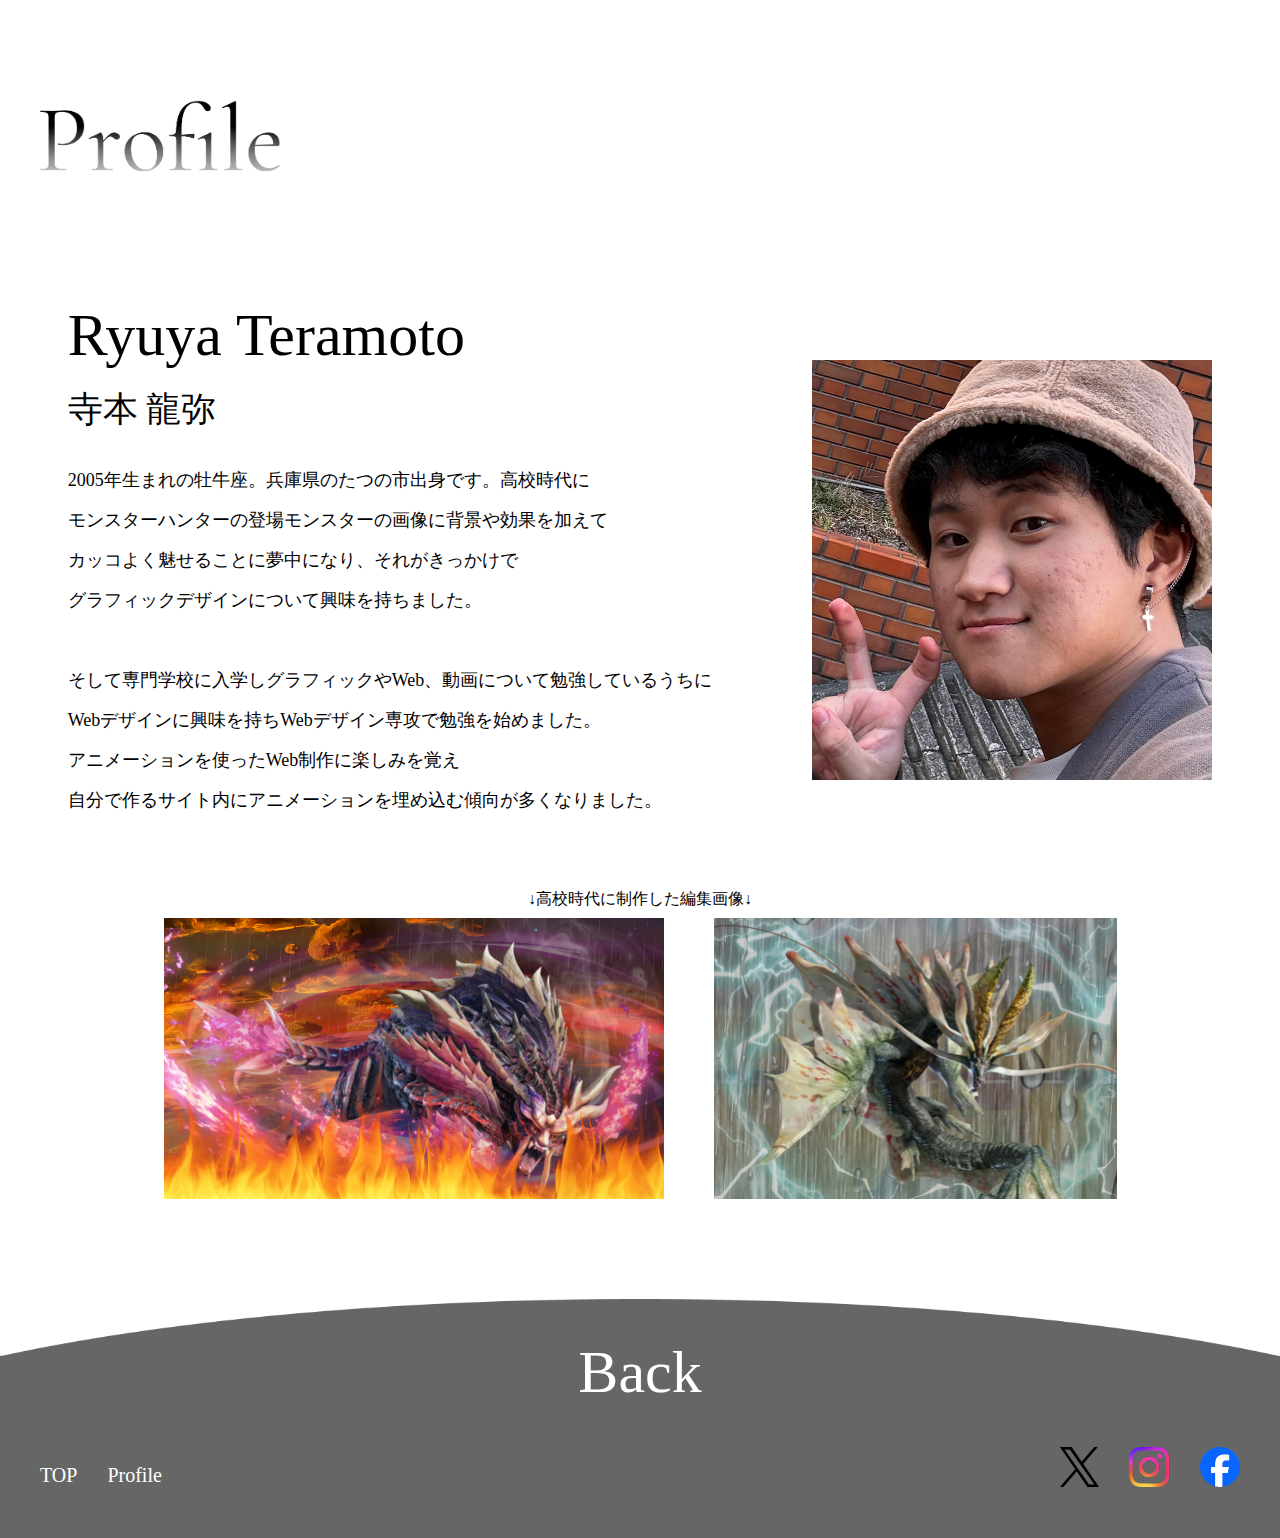
<file: profile.html>
<!DOCTYPE html>
<html lang="ja">
<head>
    <meta charset="UTF-8">
    <meta name="viewport" content="width=device-width, initial-scale=1.0">
    <title>Profile</title>
    <link rel="preconnect" href="https://fonts.googleapis.com">
    <link rel="preconnect" href="https://fonts.gstatic.com" crossorigin>
    <link href="https://fonts.googleapis.com/css2?family=Cormorant+Garamond:ital,wght@0,300..700;1,300..700&family=Kaisei+Decol&family=RocknRoll+One&family=Sacramento&family=Sawarabi+Gothic&family=Volkhov:ital,wght@0,400;0,700;1,400;1,700&family=Yuji+Mai&family=Yuji+Syuku&family=Zen+Kaku+Gothic+New&display=swap" rel="stylesheet">
    <link rel="stylesheet" href="css/destyle.css">
    <link rel="stylesheet" href="css/slick.css">        
    <link rel="stylesheet" href="css/slick-theme.css">
    <link rel="stylesheet" href="css/plofile.css">
    <script type="text/javascript">
    (function(c,l,a,r,i,t,y){
        c[a]=c[a]||function(){(c[a].q=c[a].q||[]).push(arguments)};
        t=l.createElement(r);t.async=1;t.src="https://www.clarity.ms/tag/"+i;
        y=l.getElementsByTagName(r)[0];y.parentNode.insertBefore(t,y);
    })(window, document, "clarity", "script", "ubzxm07z38");
</script>
</head>
<body>
    <div class="main">
        <div class="inner-wrap">
            <div class="main_image">
                <div><img src="img_pro/Profile_txt.png" alt="" class="pro_txt"></div>
            </div>
            <div class="main_txt">
                <div>
                    <h2>Ryuya Teramoto</h2>
                    <h3>寺本 龍弥</h3>
                    <p>
                        2005年生まれの牡牛座。兵庫県のたつの市出身です。高校時代に<br>
                        モンスターハンターの登場モンスターの画像に背景や効果を加えて<br>
                        カッコよく魅せることに夢中になり、それがきっかけで<br>
                        グラフィックデザインについて興味を持ちました。<br>
                        <br>
                        そして専門学校に入学しグラフィックやWeb、動画について勉強しているうちに<br>
                        Webデザインに興味を持ちWebデザイン専攻で勉強を始めました。<br>
                        アニメーションを使ったWeb制作に楽しみを覚え<br>
                        自分で作るサイト内にアニメーションを埋め込む傾向が多くなりました。
                    </p>
                </div>
                <div><img src="img_pro/plo2.png" alt="" width="400px" height="420px" class="pro_img"></div>

            </div>
            <p class="sirusi">↓高校時代に制作した編集画像↓</p>
            <div class="example_image">
                <img src="img_pro/monhan_1.png" alt="" width="500px" height="281px" class="ex1">
                <img src="img_pro/monhan_2.png" alt="" width="403px" height="281px" class="ex2">
            </div>
        </div>
    </div>

    <!-- フッター -->
     <div id="hutta">
        <div class="back">
                <img src="img/hutta.png" alt="" class="hutta_back">
            </div>
        <div class="inner-wrap">
            <div class="txt">
                <a href="index.html"><h2>Back</h2></a>
                <ul>
                    <a href="index.html"><li><p>TOP</p></li></a>
                    <a href="plofile.html"><li><p>Profile</p></li></a>
                </ul>
            </div>
            <div class="image">
                <ul>
                    <a href="https://x.com/home" target="_blank" rel="noopener"><li><img src="img/x_logo.png" alt="" class="x" width="39px" height="40px"></li></a>
                    <a href="https://www.instagram.com/ryu_pippi_283/" target="_blank" rel="noopener"><li><img src="img/insta_logo.png" alt="" class="insta" width="41px" height="40px"></li></a>
                    <a href="https://www.facebook.com/?locale=ja_JP" target="_blank" rel="noopener"><li><img src="img/facebock_logo.png" alt="" class="facebock" width="40px" height="40px"></li></a>
                </ul>
            </div>
        </div>
    </div>
</body>
</html>
</file>
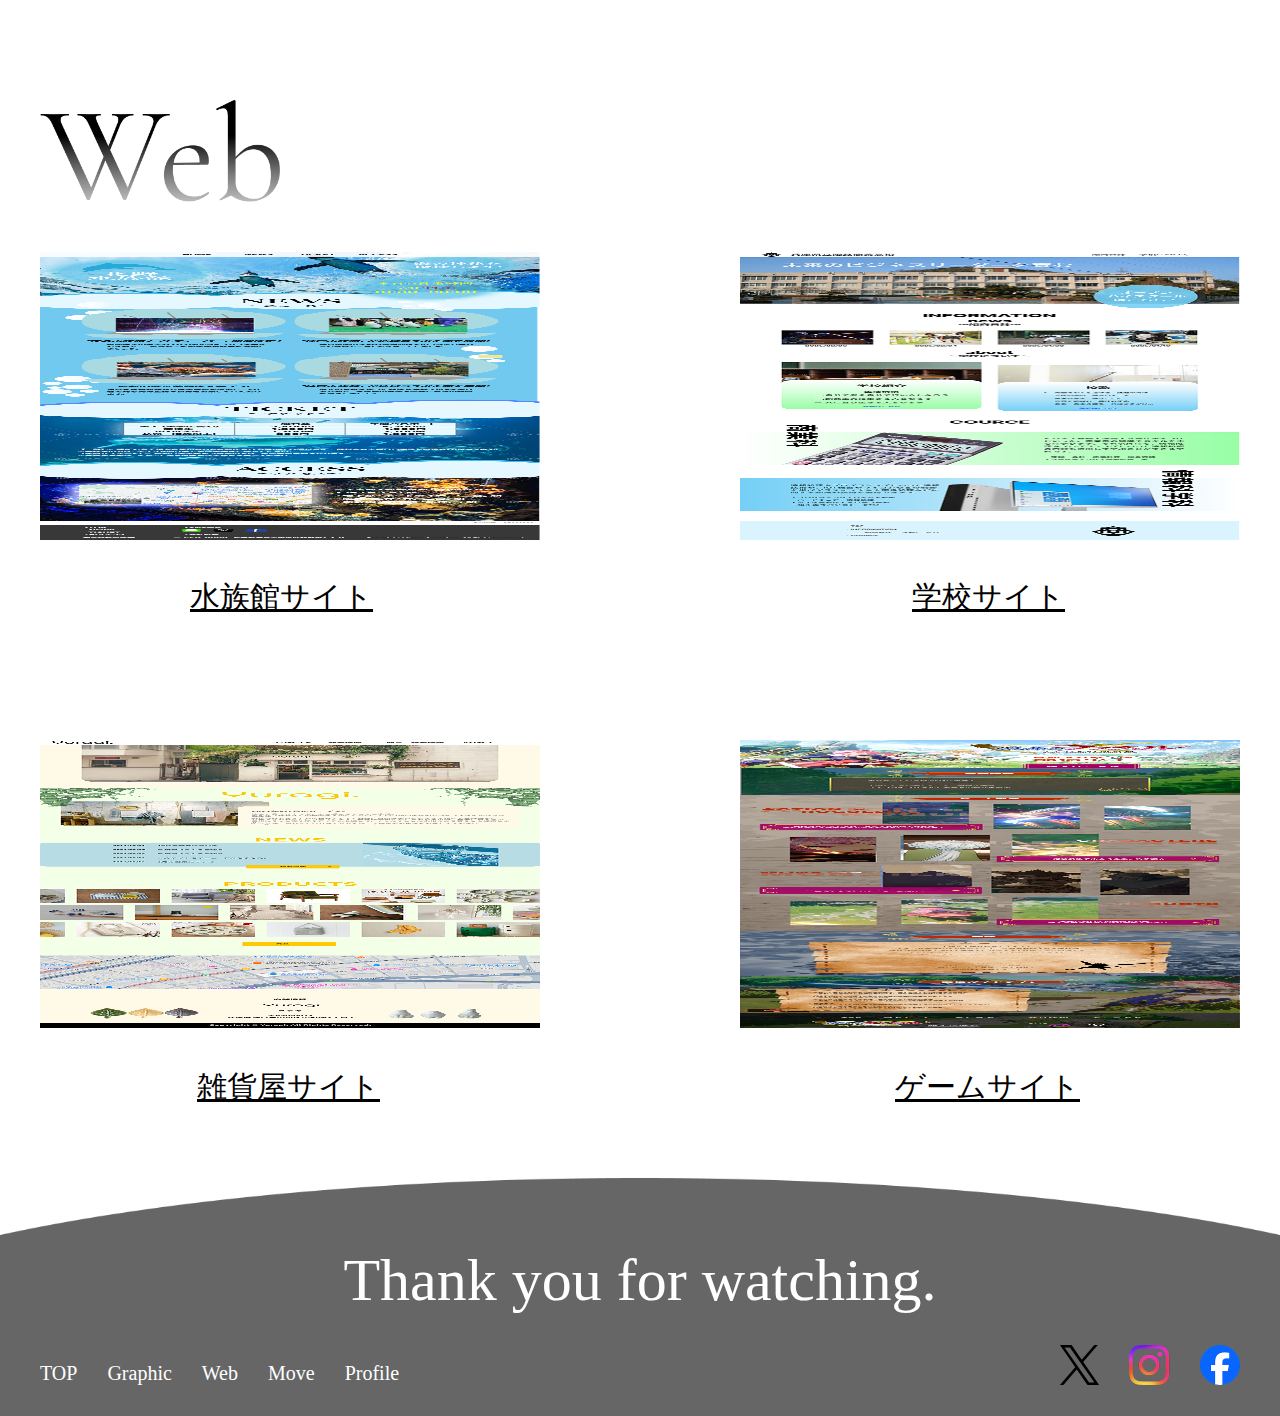
<file: web.html>
<!DOCTYPE html>
<html lang="ja">
<head>
    <meta charset="UTF-8">
    <meta name="viewport" content="width=device-width, initial-scale=1.0">
    <title>Web</title>
    <link rel="preconnect" href="https://fonts.googleapis.com">
    <link rel="preconnect" href="https://fonts.gstatic.com" crossorigin>
    <link href="https://fonts.googleapis.com/css2?family=Cormorant+Garamond:ital,wght@0,300..700;1,300..700&family=Kaisei+Decol&family=RocknRoll+One&family=Sacramento&family=Sawarabi+Gothic&family=Volkhov:ital,wght@0,400;0,700;1,400;1,700&family=Yuji+Mai&family=Yuji+Syuku&family=Zen+Kaku+Gothic+New&display=swap" rel="stylesheet">
    <link rel="stylesheet" href="css/destyle.css">
    <link rel="stylesheet" href="css/web.css">
    <script type="text/javascript">
    (function(c,l,a,r,i,t,y){
        c[a]=c[a]||function(){(c[a].q=c[a].q||[]).push(arguments)};
        t=l.createElement(r);t.async=1;t.src="https://www.clarity.ms/tag/"+i;
        y=l.getElementsByTagName(r)[0];y.parentNode.insertBefore(t,y);
    })(window, document, "clarity", "script", "ubzxm07z38");
</script>
</head>
<body>
    <!-- メイン -->
    <div class="inner-wrap">
    <div id="title">
        <img src="img_web/Web_txt.png" alt="" class="Web_txt">
    </div>
    <div id="containar">
        <div class="image">
            <ul>
                <li><img src="img_web/swim.png" alt="" class="swim"></li>
                <li><img src="img_web/schol.png" alt="" class="schol"></li>
                <li><img src="img_web/zakka.png" alt="" class="zakka"></li>
                <li><img src="img_web/game.png" alt="" class="game"></li>
            </ul>
        </div>
        <div class="txt_gra">
            <p class="txt_swim">水族館サイト</p>
            <p class="txt_schol">学校サイト</p>
            <p class="txt_zakka">雑貨屋サイト</p>
            <p class="txt_game">ゲームサイト</p>
        </div>
    </div>
    </div>

    <!-- フッター -->
     <div id="hutta">
        <div class="back">
                <img src="img/hutta.png" alt="" class="hutta_back">
            </div>
        <div class="inner-wrap">
            <div class="txt">
                <h2>Thank you for watching.</h2>
                <ul>
                    <a href="top.html"><li><p>TOP</p></li></a>
                    <a href="graphic.html"><li><p>Graphic</p></li></a>
                    <a href="web.html"><li><p>Web</p></li></a>
                    <a href="move.html"><li><p>Move</p></li></a>
                    <a href="plofile.html"><li><p>Profile</p></li></a>
                </ul>
            </div>
            <div class="image">
                <ul>
                    <a href="https://x.com/home"><li><img src="img/x_logo.png" alt="" class="x" width="39px" height="40px"></li></a>
                    <a href="https://www.instagram.com/ryu_pippi_283/"><li><img src="img/insta_logo.png" alt="" class="insta" width="41px" height="40px"></li></a>
                    <a href="https://www.facebook.com/?locale=ja_JP"><li><img src="img/facebock_logo.png" alt="" class="facebock" width="40px" height="40px"></li></a>
                </ul>
            </div>
        </div>
    </div>
</body>
</html>
</file>
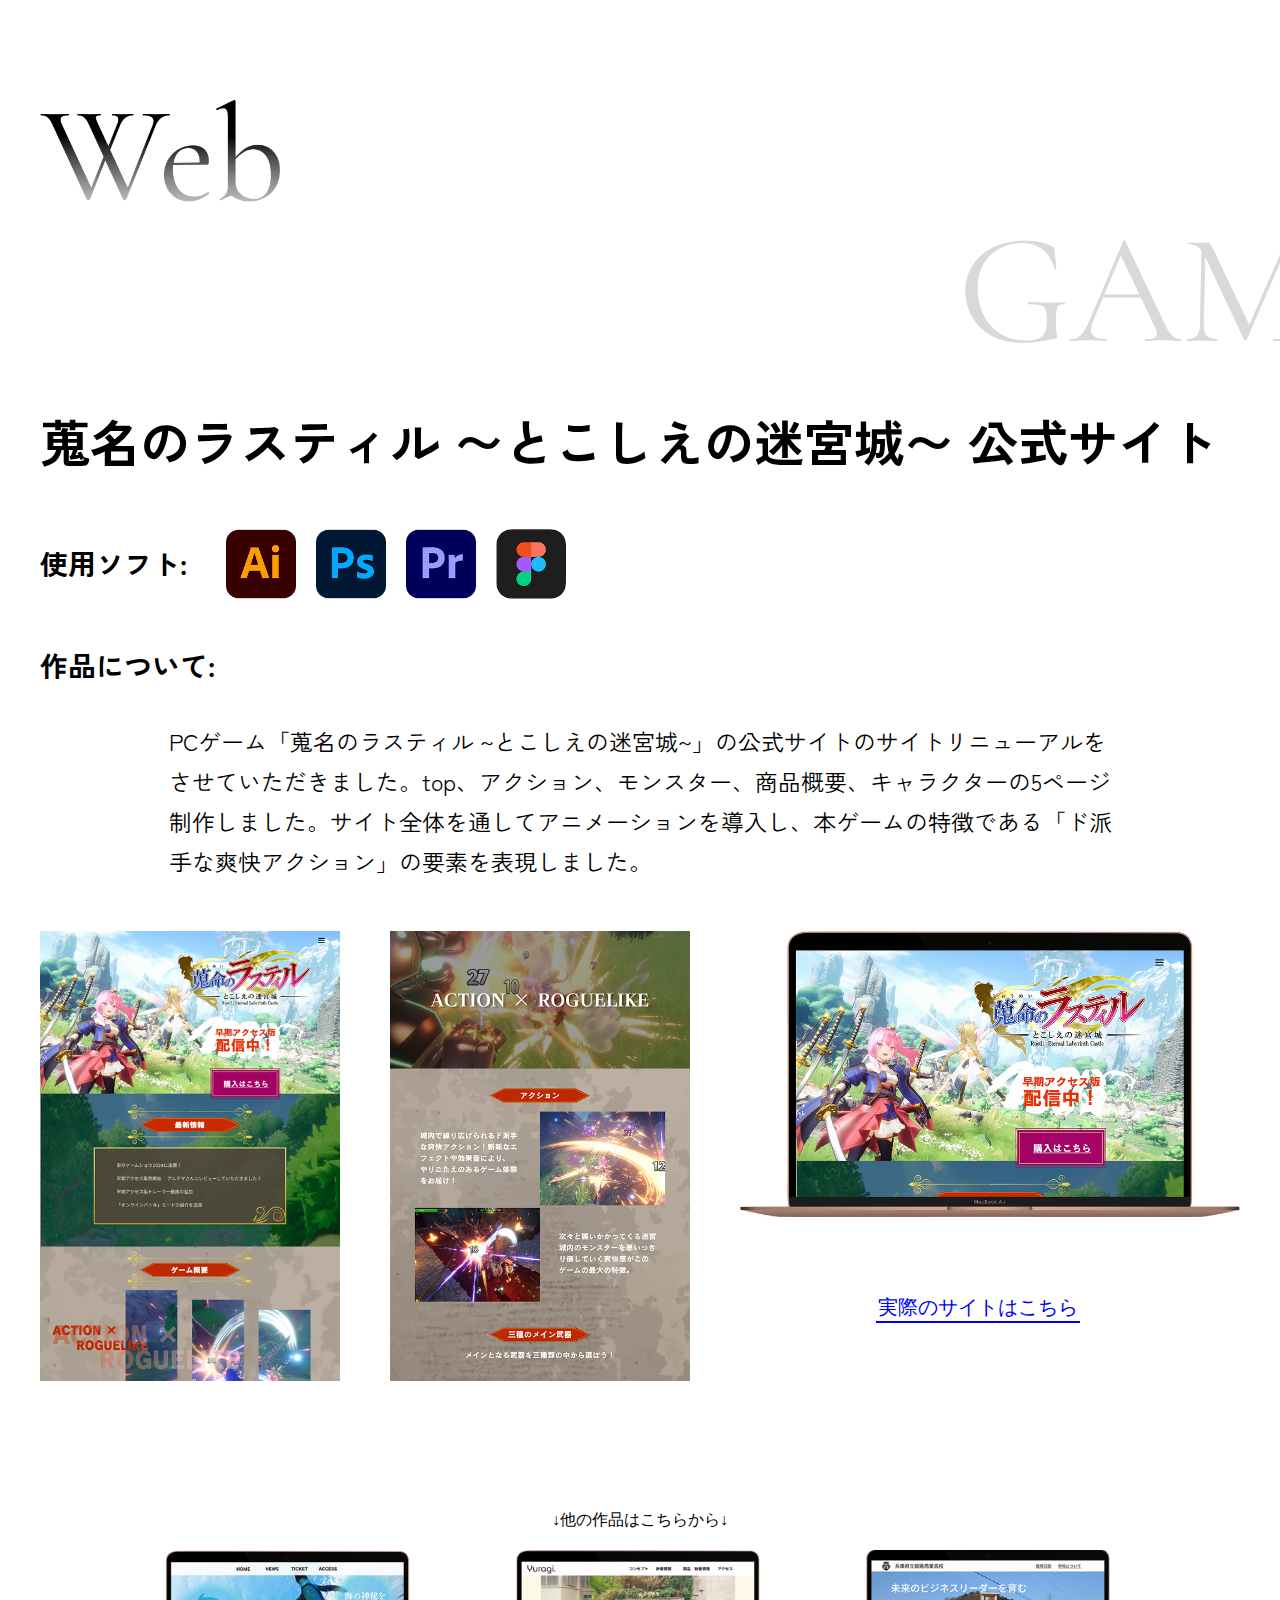
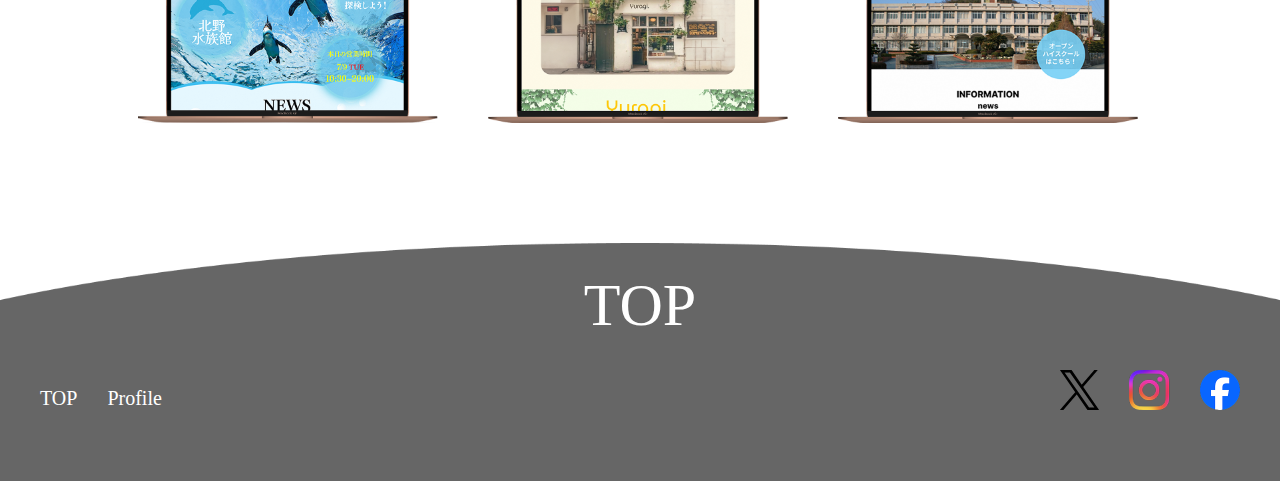
<file: web_game.html>
<!DOCTYPE html>
<html lang="ja">
<head>
    <meta charset="UTF-8">
    <meta name="viewport" content="width=device-width, initial-scale=1.0">
    <title>Web</title>
    <link rel="preconnect" href="https://fonts.googleapis.com">
    <link rel="preconnect" href="https://fonts.gstatic.com" crossorigin>
    <link href="https://fonts.googleapis.com/css2?family=Cormorant+Garamond:ital,wght@0,300..700;1,300..700&family=Kaisei+Decol&family=RocknRoll+One&family=Sacramento&family=Sawarabi+Gothic&family=Volkhov:ital,wght@0,400;0,700;1,400;1,700&family=Yuji+Mai&family=Yuji+Syuku&family=Zen+Kaku+Gothic+New&display=swap" rel="stylesheet">
    <link rel="stylesheet" href="css/destyle.css">
    <link rel="stylesheet" href="css/web_game.css">
    <script type="text/javascript">
    (function(c,l,a,r,i,t,y){
        c[a]=c[a]||function(){(c[a].q=c[a].q||[]).push(arguments)};
        t=l.createElement(r);t.async=1;t.src="https://www.clarity.ms/tag/"+i;
        y=l.getElementsByTagName(r)[0];y.parentNode.insertBefore(t,y);
    })(window, document, "clarity", "script", "ubzxm07z38");
</script>
</head>
<body>
    <!-- メイン -->
    <div class="inner-wrap">
    <div id="title">
        <img src="img_web/Web_txt.png" alt="" class="Web_txt">
        <img src="img_gra/GAME-back.png" alt="" class="Web_back" width="425px">
    </div>
    <div id="containar">
        <section class="main">
            <h1>蒐名のラスティル 〜とこしえの迷宮城〜  公式サイト</ge-musaito></h1>
            <div class="main_image">
                <h3>使用ソフト:</h3>
                <div class="icon">
                    <ul>
                        <li><img src="img_web/ ira.png" alt="" class="ai"></li>
                        <li><img src="img_web/psd.png" alt="" class="psd"></li>
                        <li><img src="img_web/pro.png" alt="" class="pro"></li>
                        <li><img src="img_web/figma.png" alt="" class="figma"></li>
                    </ul>
                </div>
                <!-- <img src="img_web/swim_moku.png" alt="" class="moku"> -->
            </div>
            <h4>作品について:</h4>
            <section class="page1">
                <p>
                     PCゲーム「蒐名のラスティル ~とこしえの迷宮城~」の公式サイトのサイトリニューアルを<br>
                     させていただきました。top、アクション、モンスター、商品概要、キャラクターの5ページ<br>
                     制作しました。サイト全体を通してアニメーションを導入し、本ゲームの特徴である「ド派<br>
                     手な爽快アクション」の要素を表現しました。
                </p>
            </section>     
            <div class="model">  
                <img src="img_web/new_game1.png" alt="" width="300px" class="top">   
                <img src="img_web/new_game2.png" alt="" width="300px" class="action">  
                <img src="img_web/game_moku.png" alt="" width="350px" class="moku">
            </div>
            <a href="https://teramoto-ryuya.github.io/game-site/" target="_blank"><h5>実際のサイトはこちら</h5></a>
        </section>
        <div class="link">
            <div class="link_txt">
                <p>↓他の作品はこちらから↓</p>
            </div>
            <ul>
                <a href="web_swim.html"><li><img src="img_web/swim_moku.png" alt="" width="300px" height="173px"></li></a>
                <a href="web_zakka.html"><li><img src="img_web/zakka_moku.png" alt="" width="300px" height="173px"></li></a>
                <a href="web_schol.html"><li><img src="img_web/schol_moku.png" alt="" width="300px" height="173px"></li></a>            </ul>
        </div>
    </div>
    </div>

    <!-- フッター -->
     <div id="hutta">
        <div class="back">
                <img src="img/hutta.png" alt="" class="hutta_back">
            </div>
        <div class="inner-wrap">
            <div class="txt">
                <a href="index.html"><h2>TOP</h2></a>
                <ul>
                    <a href="index.html"><li><p>TOP</p></li></a>
                    <a href="plofile.html"><li><p>Profile</p></li></a>
                </ul>
            </div>
            <div class="image">
                <ul>
                    <a href="https://x.com/home"><li><img src="img/x_logo.png" alt="" class="x" width="39px" height="40px"></li></a>
                    <a href="https://www.instagram.com/ryu_pippi_283/"><li><img src="img/insta_logo.png" alt="" class="insta" width="41px" height="40px"></li></a>
                    <a href="https://www.facebook.com/?locale=ja_JP"><li><img src="img/facebock_logo.png" alt="" class="facebock" width="40px" height="40px"></li></a>
                </ul>
            </div>
        </div>
    </div>
</body>
</html>
</file>
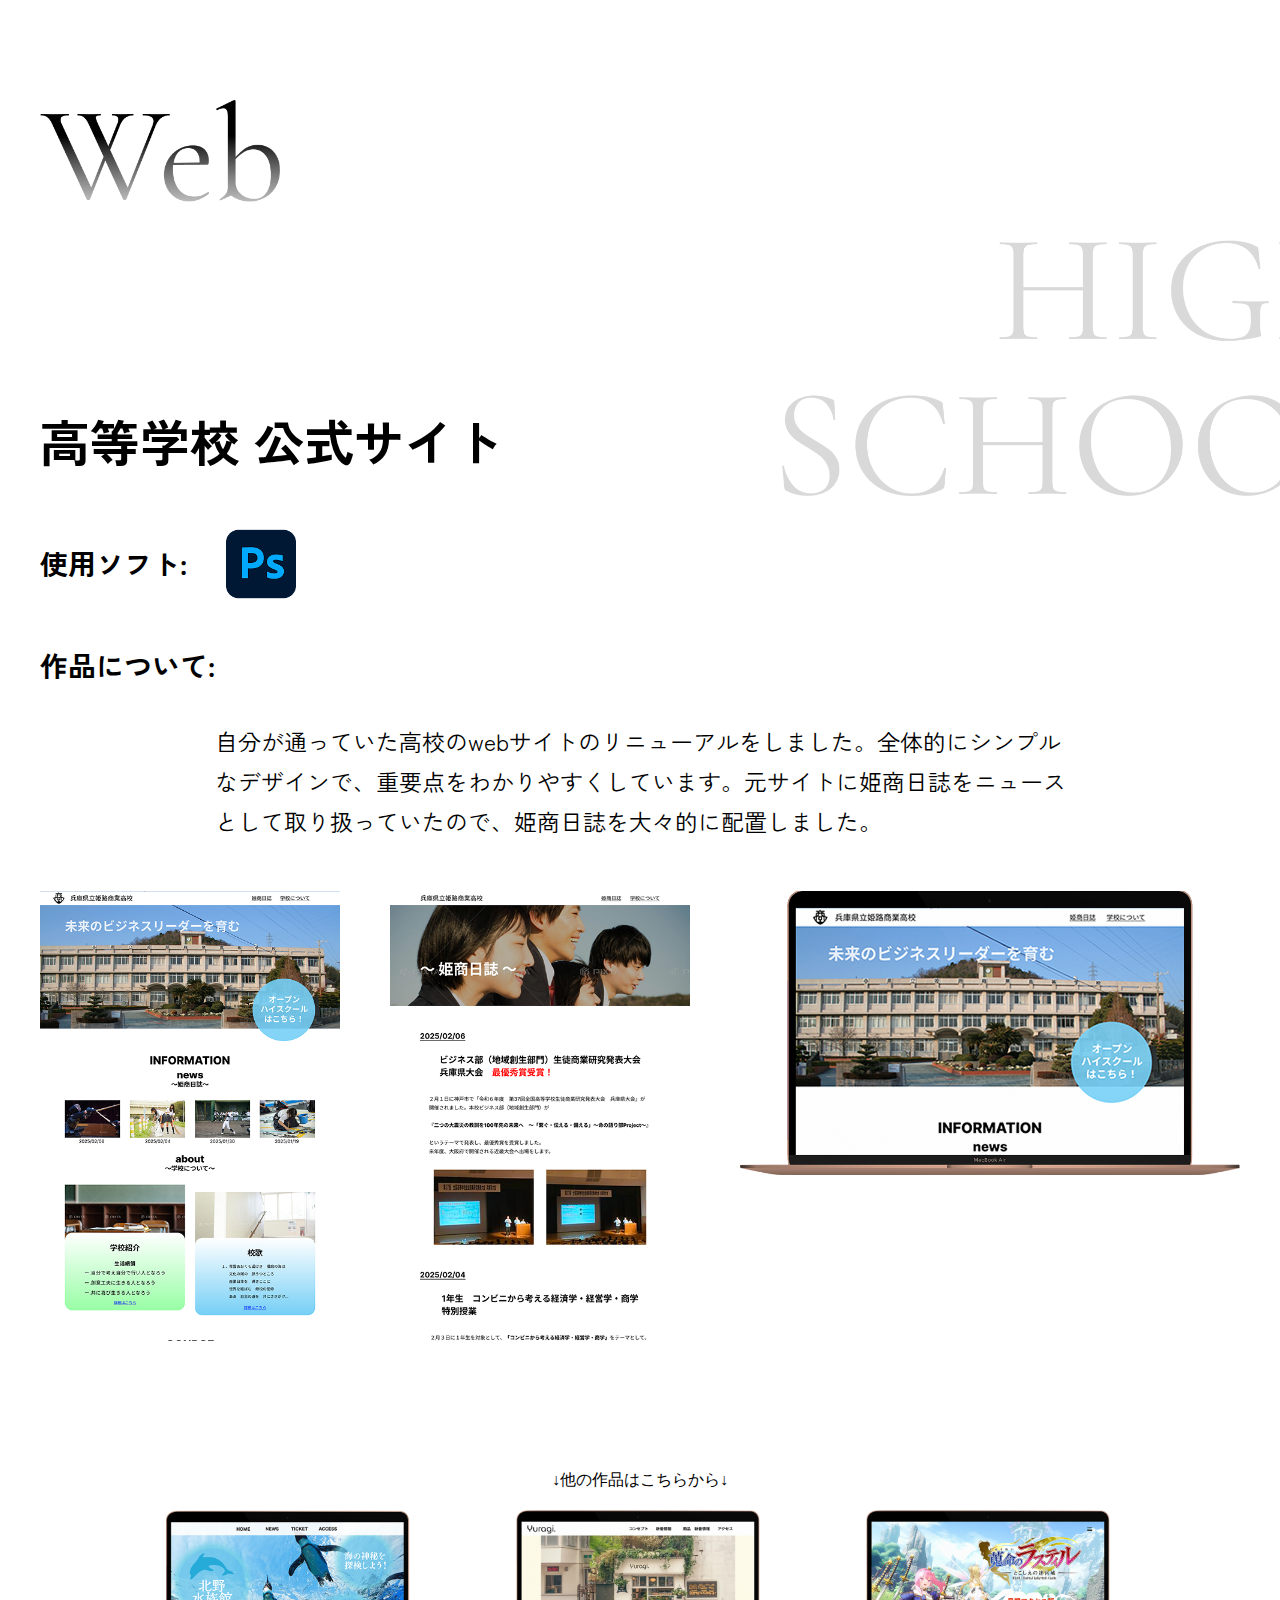
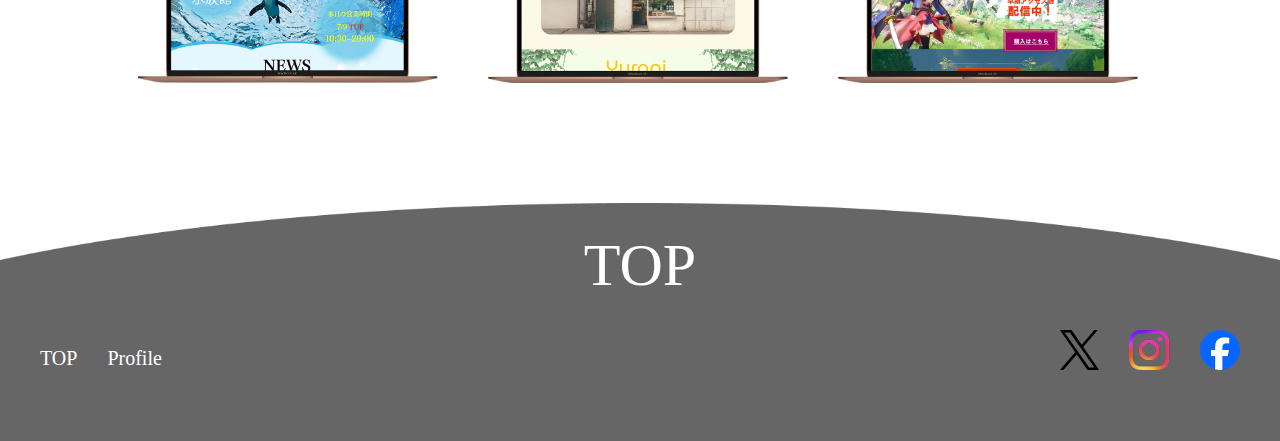
<file: web_schol.html>
<!DOCTYPE html>
<html lang="ja">
<head>
    <meta charset="UTF-8">
    <meta name="viewport" content="width=device-width, initial-scale=1.0">
    <title>Web</title>
    <link rel="preconnect" href="https://fonts.googleapis.com">
    <link rel="preconnect" href="https://fonts.gstatic.com" crossorigin>
    <link href="https://fonts.googleapis.com/css2?family=Cormorant+Garamond:ital,wght@0,300..700;1,300..700&family=Kaisei+Decol&family=RocknRoll+One&family=Sacramento&family=Sawarabi+Gothic&family=Volkhov:ital,wght@0,400;0,700;1,400;1,700&family=Yuji+Mai&family=Yuji+Syuku&family=Zen+Kaku+Gothic+New&display=swap" rel="stylesheet">
    <link rel="stylesheet" href="css/destyle.css">
    <link rel="stylesheet" href="css/web_schol.css">
    <script type="text/javascript">
    (function(c,l,a,r,i,t,y){
        c[a]=c[a]||function(){(c[a].q=c[a].q||[]).push(arguments)};
        t=l.createElement(r);t.async=1;t.src="https://www.clarity.ms/tag/"+i;
        y=l.getElementsByTagName(r)[0];y.parentNode.insertBefore(t,y);
    })(window, document, "clarity", "script", "ubzxm07z38");
</script>
</head>
<body>
    <!-- メイン -->
    <div class="inner-wrap">
    <div id="title">
        <img src="img_web/Web_txt.png" alt="" class="Web_txt">
        <img src="img_gra/HIGH SCHOOL-back.png" alt="" class="Web_back" width="608px">
    </div>
    <div id="containar">
        <section class="main">
            <h1>高等学校   公式サイト</ge-musaito></h1>
            <div class="main_image">
                <h3>使用ソフト:</h3>
                <div class="icon">
                    <ul>
                        <li><img src="img_web/psd.png" alt="" class="psd"></li>
                    </ul>
                </div>
                <!-- <img src="img_web/swim_moku.png" alt="" class="moku"> -->
            </div>
            <h4>作品について:</h4>
            <section class="page1">
                <p>
                     自分が通っていた高校のwebサイトのリニューアルをしました。全体的にシンプル<br>
                     なデザインで、重要点をわかりやすくしています。元サイトに姫商日誌をニュース<br>
                     として取り扱っていたので、姫商日誌を大々的に配置しました。
                </p>
            </section>     
            <div class="model">  
                <img src="img_web/new_school.png" alt="" width="300px" >   
                <img src="img_web/new_school2.png" alt="" width="300px" >  
                <img src="img_web/schol_moku.png" alt="" width="350px" class="moku">
            </div>
        </section>
        <div class="link">
            <div class="link_txt">
                <p>↓他の作品はこちらから↓</p>
            </div>
            <ul>
                <a href="web_swim.html"><li><img src="img_web/swim_moku.png" alt="" width="300px" height="173px"></li></a>
                <a href="web_zakka.html"><li><img src="img_web/zakka_moku.png" alt="" width="300px" height="173px"></li></a>
                <a href="web_game.html"><li><img src="img_web/game_moku.png" width="300px" height="173px"></li></a>            </ul>
        </div>
    </div>
    </div>

    <!-- フッター -->
     <div id="hutta">
        <div class="back">
                <img src="img/hutta.png" alt="" class="hutta_back">
            </div>
        <div class="inner-wrap">
            <div class="txt">
                <a href="index.html"><h2>TOP</h2></a>
                <ul>
                    <a href="index.html"><li><p>TOP</p></li></a>
                    <a href="plofile.html"><li><p>Profile</p></li></a>
                </ul>
            </div>
            <div class="image">
                <ul>
                    <a href="https://x.com/home"><li><img src="img/x_logo.png" alt="" class="x" width="39px" height="40px"></li></a>
                    <a href="https://www.instagram.com/ryu_pippi_283/"><li><img src="img/insta_logo.png" alt="" class="insta" width="41px" height="40px"></li></a>
                    <a href="https://www.facebook.com/?locale=ja_JP"><li><img src="img/facebock_logo.png" alt="" class="facebock" width="40px" height="40px"></li></a>
                </ul>
            </div>
        </div>
    </div>
</body>

</html>
</file>
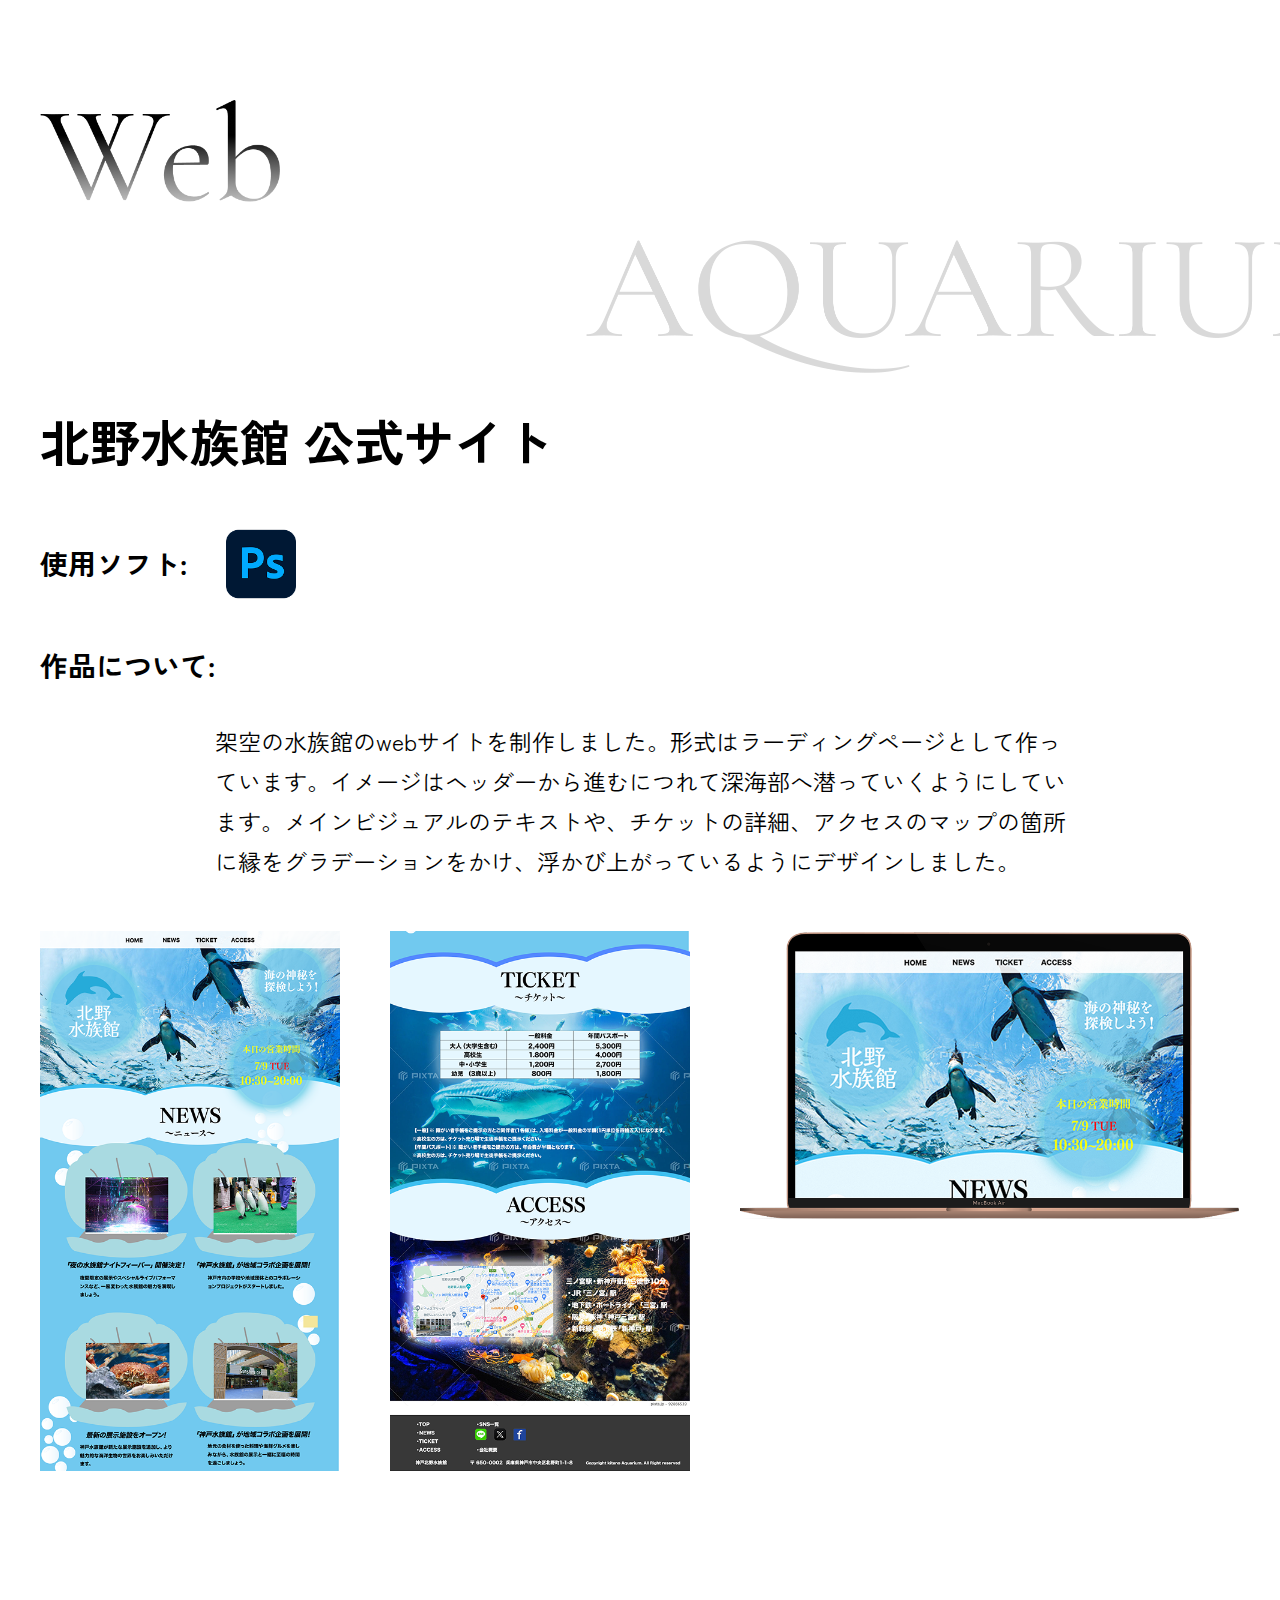
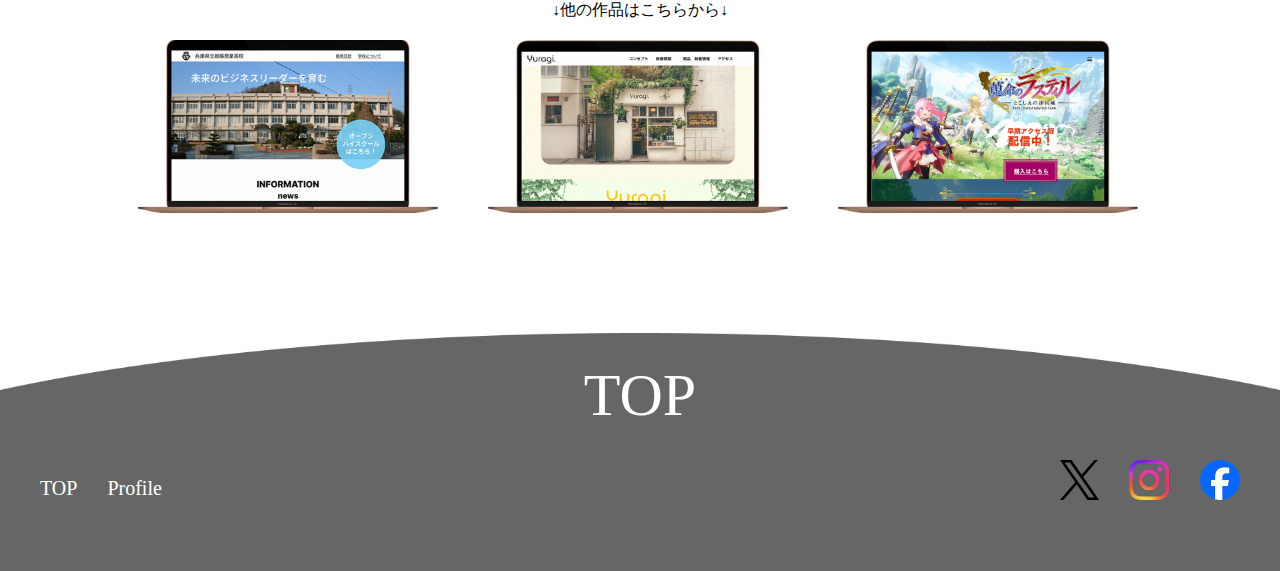
<file: web_swim.html>
<!DOCTYPE html>
<html lang="ja">
<head>
    <meta charset="UTF-8">
    <meta name="viewport" content="width=device-width, initial-scale=1.0">
    <title>Web</title>
    <link rel="preconnect" href="https://fonts.googleapis.com">
    <link rel="preconnect" href="https://fonts.gstatic.com" crossorigin>
    <link href="https://fonts.googleapis.com/css2?family=Cormorant+Garamond:ital,wght@0,300..700;1,300..700&family=Kaisei+Decol&family=RocknRoll+One&family=Sacramento&family=Sawarabi+Gothic&family=Volkhov:ital,wght@0,400;0,700;1,400;1,700&family=Yuji+Mai&family=Yuji+Syuku&family=Zen+Kaku+Gothic+New&display=swap" rel="stylesheet">
    <link rel="stylesheet" href="css/destyle.css">
    <link rel="stylesheet" href="css/web_swim.css">
    <script type="text/javascript">
    (function(c,l,a,r,i,t,y){
        c[a]=c[a]||function(){(c[a].q=c[a].q||[]).push(arguments)};
        t=l.createElement(r);t.async=1;t.src="https://www.clarity.ms/tag/"+i;
        y=l.getElementsByTagName(r)[0];y.parentNode.insertBefore(t,y);
    })(window, document, "clarity", "script", "ubzxm07z38");
</script>
</head>
<body>
    <!-- メイン -->
    <div class="inner-wrap">
    <div id="title">
        <img src="img_web/Web_txt.png" alt="" class="Web_txt">
        <img src="img_gra/AQUARIUM-back.png" class="Web_back" width="804px">
    </div>
    <div id="containar">
        <section class="main">
            <h1>北野水族館  公式サイト</ge-musaito></h1>
            <div class="main_image">
                <h3>使用ソフト:</h3>
                <div class="icon">
                    <ul>
                        <li><img src="img_web/psd.png" alt="" class="psd"></li>
                    </ul>
                </div>
                <!-- <img src="img_web/swim_moku.png" alt="" class="moku"> -->
            </div>
            <h4>作品について:</h4>
            <section class="page1">
                <p>
                     架空の水族館のwebサイトを制作しました。形式はラーディングページとして作っ<br>
                     ています。イメージはヘッダーから進むにつれて深海部へ潜っていくようにしてい<br>
                     ます。メインビジュアルのテキストや、チケットの詳細、アクセスのマップの箇所<br>
                     に縁をグラデーションをかけ、浮かび上がっているようにデザインしました。
                </p>
            </section>     
            <div class="model">  
                <img src="img_web/new_aqu1.png" alt="" width="300px" >   
                <img src="img_web/new_aqu2.png" alt="" width="300px" >  
                <img src="img_web/swim_moku.png" alt="" width="350px" class="moku">
            </div>
        </section>
        <div class="link">
            <div class="link_txt">
                <p>↓他の作品はこちらから↓</p>
            </div>
            <ul>
                <a href="web_schol.html"><li><img src="img_web/schol_moku.png" alt="" width="300px" height="173px"></li></a>
                <a href="web_zakka.html"><li><img src="img_web/zakka_moku.png" alt="" width="300px" height="173px"></li></a>
                <a href="web_game.html"><li><img src="img_web/game_moku.png" width="300px" height="173px"></li></a>            </ul>
        </div>
    </div>
    </div>

    <!-- フッター -->
     <div id="hutta">
        <div class="back">
                <img src="img/hutta.png" alt="" class="hutta_back">
            </div>
        <div class="inner-wrap">
            <div class="txt">
                <a href="index.html"><h2>TOP</h2></a>
                <ul>
                    <a href="index.html"><li><p>TOP</p></li></a>
                    <a href="plofile.html"><li><p>Profile</p></li></a>
                </ul>
            </div>
            <div class="image">
                <ul>
                    <a href="https://x.com/home"><li><img src="img/x_logo.png" alt="" class="x" width="39px" height="40px"></li></a>
                    <a href="https://www.instagram.com/ryu_pippi_283/"><li><img src="img/insta_logo.png" alt="" class="insta" width="41px" height="40px"></li></a>
                    <a href="https://www.facebook.com/?locale=ja_JP"><li><img src="img/facebock_logo.png" alt="" class="facebock" width="40px" height="40px"></li></a>
                </ul>
            </div>
        </div>
    </div>
</body>
</html>
</file>
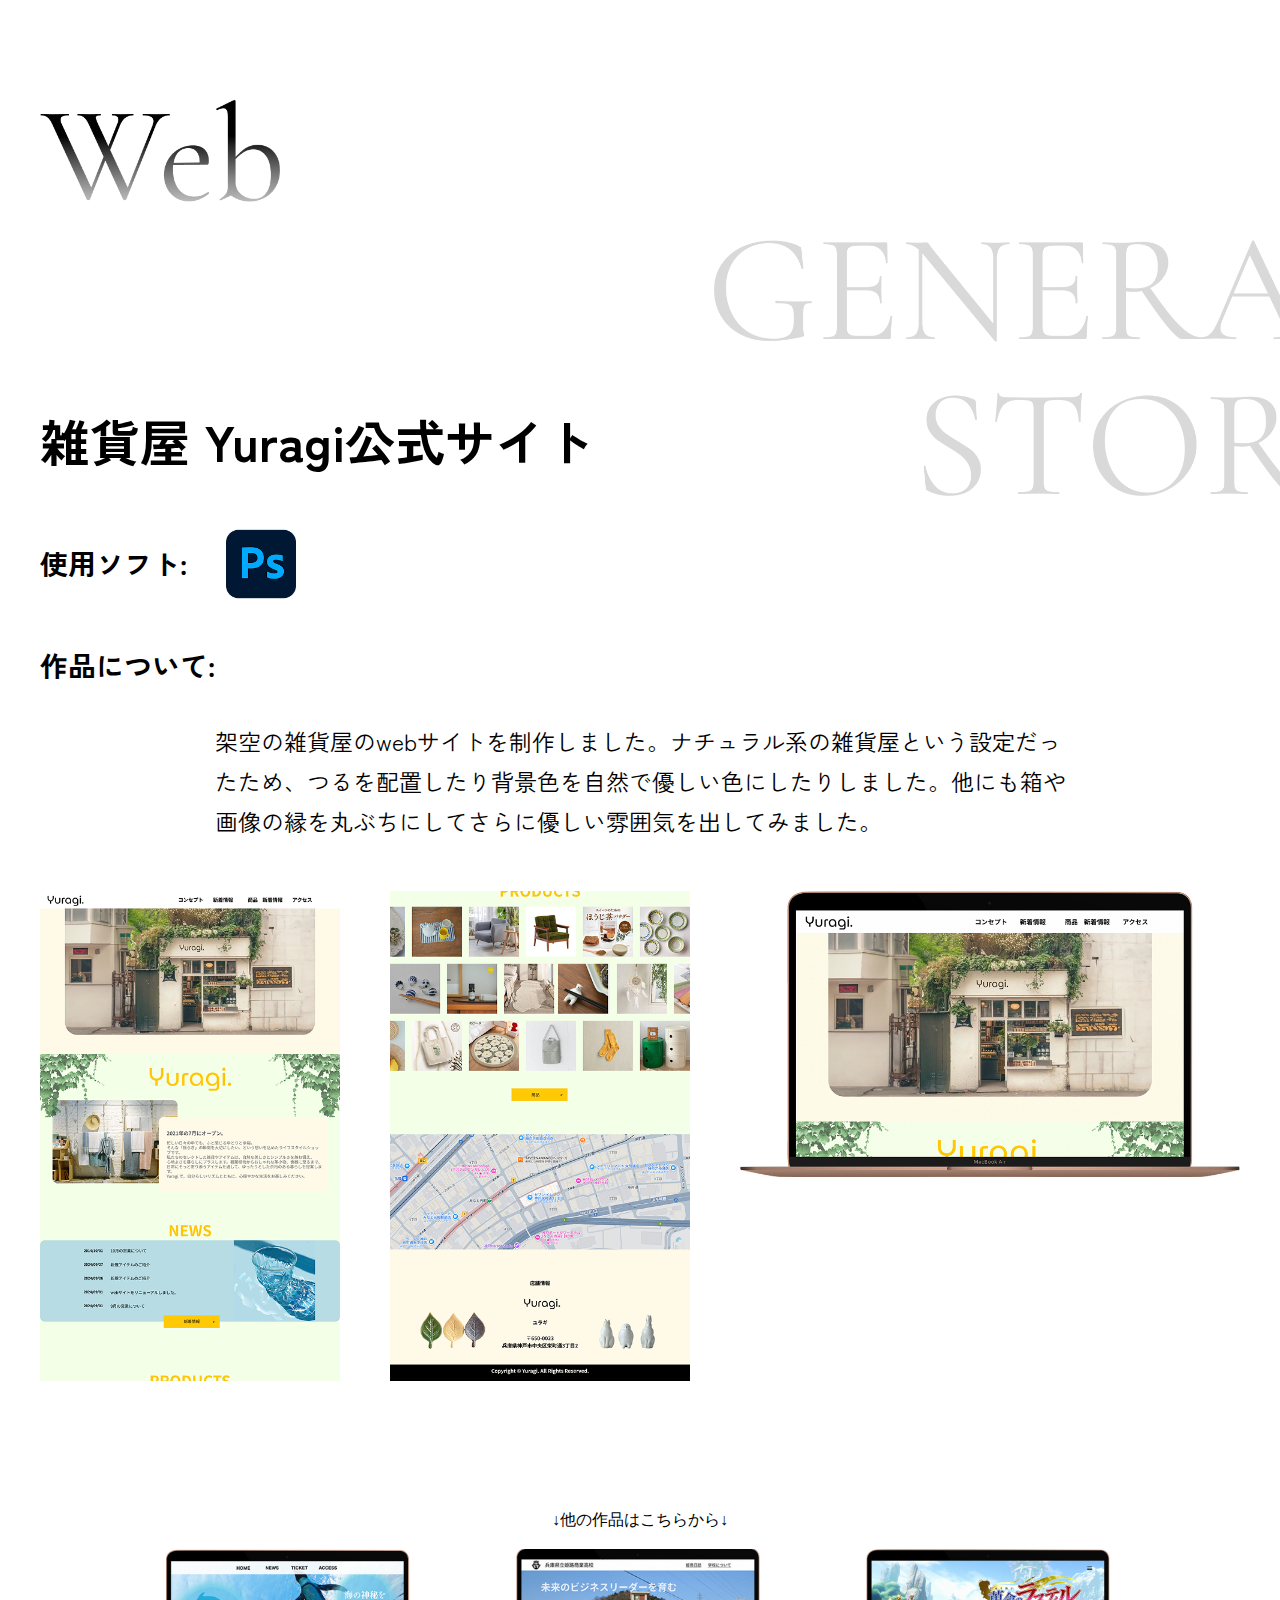
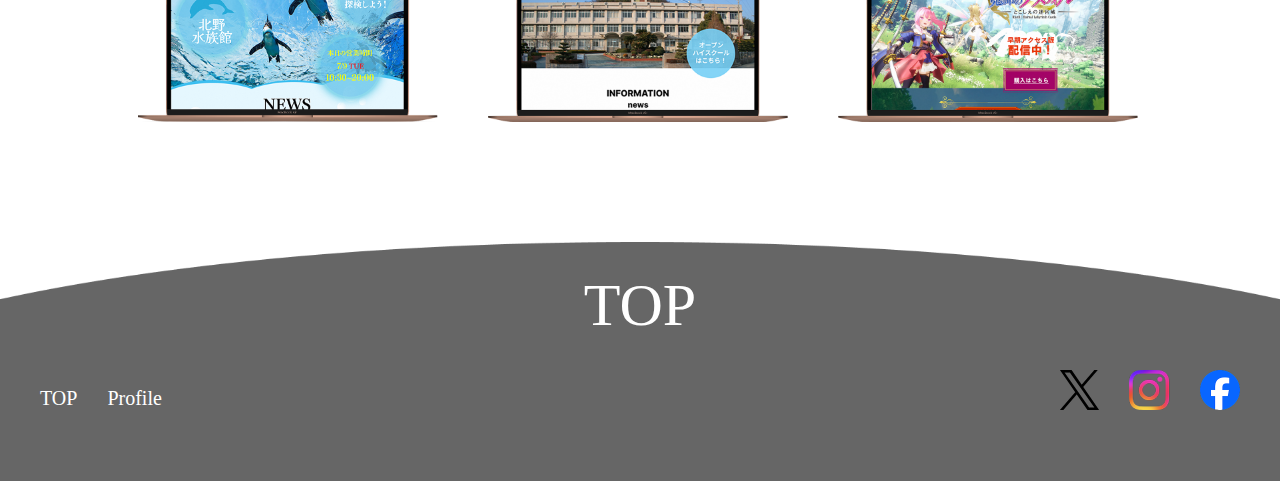
<file: web_zakka.html>
<!DOCTYPE html>
<html lang="ja">
<head>
    <meta charset="UTF-8">
    <meta name="viewport" content="width=device-width, initial-scale=1.0">
    <title>Web</title>
    <link rel="preconnect" href="https://fonts.googleapis.com">
    <link rel="preconnect" href="https://fonts.gstatic.com" crossorigin>
    <link href="https://fonts.googleapis.com/css2?family=Cormorant+Garamond:ital,wght@0,300..700;1,300..700&family=Kaisei+Decol&family=RocknRoll+One&family=Sacramento&family=Sawarabi+Gothic&family=Volkhov:ital,wght@0,400;0,700;1,400;1,700&family=Yuji+Mai&family=Yuji+Syuku&family=Zen+Kaku+Gothic+New&display=swap" rel="stylesheet">
    <link rel="stylesheet" href="css/destyle.css">
    <link rel="stylesheet" href="css/web_zakka.css">
    <script type="text/javascript">
    (function(c,l,a,r,i,t,y){
        c[a]=c[a]||function(){(c[a].q=c[a].q||[]).push(arguments)};
        t=l.createElement(r);t.async=1;t.src="https://www.clarity.ms/tag/"+i;
        y=l.getElementsByTagName(r)[0];y.parentNode.insertBefore(t,y);
    })(window, document, "clarity", "script", "ubzxm07z38");
</script>
</head>
<body>
    <!-- メイン -->
    <div class="inner-wrap">
    <div id="title">
        <img src="img_web/Web_txt.png" alt="" class="Web_txt">
        <img src="img_gra/GENERAL STORE-back.png" alt="" class="Web_back" width="676px">
    </div>
    <div id="containar">
        <section class="main">
            <h1>雑貨屋 Yuragi公式サイト</ge-musaito></h1>
            <div class="main_image">
                <h3>使用ソフト:</h3>
                <div class="icon">
                    <ul>
                        <li><img src="img_web/psd.png" alt="" class="psd"></li>
                    </ul>
                </div>
                <!-- <img src="img_web/swim_moku.png" alt="" class="moku"> -->
            </div>
            <h4>作品について:</h4>
            <section class="page1">
                <p>
                     架空の雑貨屋のwebサイトを制作しました。ナチュラル系の雑貨屋という設定だっ<br>
                     たため、つるを配置したり背景色を自然で優しい色にしたりしました。他にも箱や<br>
                     画像の縁を丸ぶちにしてさらに優しい雰囲気を出してみました。
                </p>
            </section>     
            <div class="model">  
                <img src="img_web/new_zakka.png" alt="" width="300px" >   
                <img src="img_web/new_zakka2.png" alt="" width="300px" >  
                <img src="img_web/zakka_moku.png" alt="" width="350px" class="moku">
            </div>
        </section>
        <div class="link">
            <div class="link_txt">
                <p>↓他の作品はこちらから↓</p>
            </div>
            <ul>
                <a href="web_swim.html"><li><img src="img_web/swim_moku.png" alt="" width="300px" height="173px"></li></a>
                <a href="web_schol.html"><li><img src="img_web/schol_moku.png" alt="" width="300px" height="173px"></li></a>
                <a href="web_game.html"><li><img src="img_web/game_moku.png" width="300px" height="173px"></li></a>            </ul>
        </div>
    </div>
    </div>

    <!-- フッター -->
     <div id="hutta">
        <div class="back">
                <img src="img/hutta.png" alt="" class="hutta_back">
            </div>
        <div class="inner-wrap">
            <div class="txt">
                <a href="index.html"><h2>TOP</h2></a>
                <ul>
                    <a href="index.html"><li><p>TOP</p></li></a>
                    <a href="plofile.html"><li><p>Profile</p></li></a>
                </ul>
            </div>
            <div class="image">
                <ul>
                    <a href="https://x.com/home"><li><img src="img/x_logo.png" alt="" class="x" width="39px" height="40px"></li></a>
                    <a href="https://www.instagram.com/ryu_pippi_283/"><li><img src="img/insta_logo.png" alt="" class="insta" width="41px" height="40px"></li></a>
                    <a href="https://www.facebook.com/?locale=ja_JP"><li><img src="img/facebock_logo.png" alt="" class="facebock" width="40px" height="40px"></li></a>
                </ul>
            </div>
        </div>
    </div>
</body>
</html>
</file>
<file: css/style.css>
.inner-wrap {
    position: relative;
    width: 1200px;
    margin: 0 auto;
}

/* ヘッダー */


header .inner-wrap .cow1 .ring {
    position: absolute;
    width: 49%;
    top: 48px;
    left: 611px;
    transition: 10s ease-in;
}

header .inner-wrap .cow1 .img {
    position: absolute;
    width: 41%;
    top: 125px;
    left: 660px;
}

header .image .title {
    fill: #fff;
    width: 100%;
    margin-top: 450px;
    margin-left: -370px;
}

header .image .title::after {
    content: "";
    display: inline-block;
    width: 500px;
    height: 1px;
    color: #000;
    position: absolute;
    top: 100px;
}

header .image .title path {
    fill: black;
	stroke: black;
	stroke-width: 1px;
    animation: anime 3s ease-in;
}

@keyframes anime {
			0%{ 
				fill:transparent;
				stroke-dasharray: 1000px;
				stroke-dashoffset: 1000px;
			 }
			90%{ 
				fill: transparent;
				stroke-dashoffset: 0;
			 }
			100%{ fill:black; }
		}

/* メイン */
#graphic .image .Gra_txt {
    width: 25%;
    margin-top: 250px;
}

#web .image .web_txt {
    width: 14%;
    margin-top: 200px;
}

#profile .image .plo_txt {
    width: 20%;
    margin-top: 200px;
}

.txt {
    font-size: 30px;
    margin-top: 50px;
    text-align: center;
}

.sagi,
.fly,
.cat,
.sun {
    width: 425px;
    height: 300px;
}

.karenda {
    height: 300px;
}

.swim,
.zakka,
.schol,
.game,
.move {
    width: 358px;
    height: 300px;
}

.samune {
    width: 534px;
    height: 300px;
}

.plo {
    width: 333px;
    height: 350px;
}


.works_move {
    margin-top: 50px;
    text-align: center;
}

.works img {
    margin:  50px 25px;

}

#web .image {
    width: 100%;
}

.plo_img {
    margin-top: 50px;
    margin-left: 41px;
    width: 333px;
    height: 350px;
}

#profile .txt_plo .honbun {
    position: absolute;
    font-size: 20px;
    bottom: 130px;
    right: 40px;
    line-height: 46px;
}

#profile .txt_plo .more {
    position: absolute;
    font-size: 20px;
    bottom: 80px;
    right: 306px;
    text-decoration: underline;
}

/* フッター */
.hutta_back {
    width: 100%;
    margin-top: 100px;
}

.txt h2 {
    font-family: Cambria, Cochin, Georgia, Times, 'Times New Roman', serif;
    font-size: 60px;
    margin-top: -260px;
    color:#fff;
    font-weight: 200;
}

.txt ul {
    position: absolute;
    display: flex;
    font-size: 20px;
    gap: 30px;
    color: #fff;
    bottom: -80px;
}

.image ul {
    display: flex;
    gap: 30px;
    position: absolute;
    bottom: -80px;
    right: 0;
}
</file>
<file: css/graphic.css>
.inner-wrap {
    position: relative;
    width: 1200px;
    margin: 0 auto;
}

#title .Gra_txt {
    width: 40%;
    margin-top: 100px;
    margin-bottom: 50px;
}

#title .Gra_back {
    position: absolute;
    top: 240px;
    right: -150px;
}

.main h1 {
    font-family: "Zen Kaku Gothic New", sans-serif;
    font-weight: 700;
    font-style: normal;
    font-size: 50px;
    margin-top: 70px;
}

.main_img2 {
    display: flex;
    flex-wrap: nowrap;
    gap: 100px;
    justify-content: center;
}

.hly{
    width: 350px;
    height: auto;
    margin-top: 480px;
    margin-left: 0px;
}

.irare {
    width: 70px;
    position: absolute;
    top: 477px;
    left: 180px;
}

.main h3 {
    font-family: "Zen Kaku Gothic New", sans-serif;
    font-weight: 700;
    font-style: normal;
    font-size: 28px;
    position: absolute;
    top: 500px;
    left: 0px;
}

.main h4 {
    font-family: "Zen Kaku Gothic New", sans-serif;
    font-weight: 700;
    font-style: normal;
    font-size: 28px;
    position: absolute;
    top: 600px;
    left: 0px;
}

.main p {
    font-family: "Zen Kaku Gothic New", sans-serif;
    font-weight: 400;
    font-style: normal;
    font-size: 26px;
    line-height: 40px;
    position: absolute;
    top: 680px;
}

.main_txt {
    width: 100%;
    display: flex;
    justify-content: center;
}

.moku {
    width: 600px;
    margin-top: 600px;
}

.txt {
    font-size: 30px;
    margin-top: 50px;
    text-align: center;
}

.link ul {
    width: 1500px;
    display: flex;
    padding-top: 20px;
    margin: 0 auto;
    gap: 50px;
}

.link_txt {
    text-align: center;
    padding-top: 80px
}

/* フッター */
.hutta_back {
    width: 100%;
    margin-top: 120px;
}

.txt h2 {
    font-family: Cambria, Cochin, Georgia, Times, 'Times New Roman', serif;
    font-size: 60px;
    margin-top: -260px;
    color:#fff;
    font-weight: 200;
}

.txt ul {
    position: absolute;
    display: flex;
    font-size: 20px;
    gap: 30px;
    color: #fff;
    bottom: -70px;
}

#hutta .image ul {
    display: flex;
    gap: 30px;
    position: absolute;
    bottom: -70px;
    right: 0;
}
</file>
<file: css/graphic_sun.css>
.inner-wrap {
    position: relative;
    width: 1200px;
    margin: 0 auto;
}


#title .Gra_txt {
    width: 40%;
    margin-top: 100px;
    margin-bottom: 50px;
}

#title .Gra_back {
    position: absolute;
    top: 240px;
    right: -100px;
}

.main h1 {
    font-family: "Zen Kaku Gothic New", sans-serif;
    font-weight: 700;
    font-style: normal;
    font-size: 50px;
    margin-top: 70px;
}

.main_img2 {
    display: flex;
    flex-wrap: nowrap;
    gap: 100px;
    justify-content: center;
}

.poem{
    margin-top: 540px;
    margin-left: 0px;
}

.irare {
    width: 70px;
    position: absolute;
    top: 477px;
    left: 180px;
}

.main h3 {
    font-family: "Zen Kaku Gothic New", sans-serif;
    font-weight: 700;
    font-style: normal;
    font-size: 28px;
    position: absolute;
    top: 500px;
    left: 0px;
}

.main h4 {
    font-family: "Zen Kaku Gothic New", sans-serif;
    font-weight: 700;
    font-style: normal;
    font-size: 28px;
    position: absolute;
    top: 600px;
    left: 0px;
}

.main p {
    font-family: "Zen Kaku Gothic New", sans-serif;
    font-weight: 400;
    font-style: normal;
    font-size: 26px;
    line-height: 40px;
    position: absolute;
    top: 680px;
}

.main_txt {
    width: 100%;
    display: flex;
    justify-content: center;
}

.moku {
    width: 500px;
    margin-top: 600px;
}

.txt {
    font-size: 30px;
    margin-top: 50px;
    text-align: center;
}

.link ul {
    width: 1500px;
    display: flex;
    padding-top: 20px;
    margin: 0 auto;
    gap: 50px;
}

.link_txt {
    text-align: center;
    padding-top: 80px
}

/* フッター */
.hutta_back {
    width: 100%;
    margin-top: 120px;
}

.txt h2 {
    font-family: Cambria, Cochin, Georgia, Times, 'Times New Roman', serif;
    font-size: 60px;
    margin-top: -260px;
    color:#fff;
    font-weight: 200;
}

.txt ul {
    position: absolute;
    display: flex;
    font-size: 20px;
    gap: 30px;
    color: #fff;
    bottom: -70px;
}

#hutta .image ul {
    display: flex;
    gap: 30px;
    position: absolute;
    bottom: -70px;
    right: 0;
}
</file>
<file: css/plofile.css>
.inner-wrap {
    position: relative;
    width: 1200px;
    margin: 0 auto;
}

/* メイン */
.main_image .pro_txt {
    width: 20%;
    margin-top: 100px;
    margin-bottom: 50px;
}

.main_txt {
    display: flex;
    margin-top: 100px;
    gap: 100px;
    align-items: center;
    justify-content: center;
}

.main_txt h2 {
    font-family: Cambria, Cochin, Georgia, Times, 'Times New Roman', serif;
    font-weight: lighter;
    font-size: 60px;
    margin-top: -20px;
}

.main_txt h3 {
    font-size: 35px;
    font-weight: 100;
    margin-top: 20px;
}

.main_txt p {
    font-size: 18px;
    line-height: 40px;
    margin-top: 30px;
}

.sirusi {
    text-align: center;
    margin-top: 70px;
}

.example_image {
    display: flex;
    align-items: center;
    justify-content: center;
    gap: 50px;
    margin-top: 10px;
}

.mov p {
   text-align: center;
   margin-top: 100px;
}

.mov img {
    margin-left: 300px;
    margin-top: 20px;
}

/* フッター */
.hutta_back {
    width: 100%;
    margin-top: 100px;
}

.txt h2 {
    font-family: Cambria, Cochin, Georgia, Times, 'Times New Roman', serif;
    font-size: 60px;
    margin-top: -200px;
    color:#fff;
    font-weight: 200;
    text-align: center;
}

.txt ul {
    position: absolute;
    display: flex;
    font-size: 20px;
    gap: 30px;
    color: #fff;
    bottom: -80px;
}

.image ul {
    display: flex;
    gap: 30px;
    position: absolute;
    bottom: -80px;
    right: 0;
}
</file>
<file: css/web.css>
.inner-wrap {
    position: relative;
    width: 1200px;
    margin: 0 auto;
}

#title .Web_txt {
    width: 20%;
    margin-top: 100px;
    margin-bottom: 50px;
}


.image ul {
    display: flex;
    flex-wrap: wrap;
    gap: 200px;
}

.swim,
.schol,
.zakka,
.game {
    width: 500px;
    height: 288px;
}

.txt {
    font-size: 30px;
    margin-top: 50px;
    text-align: center;
}

.txt_swim {
    font-size: 30px;
    position: absolute;
    top: 580px;
    left: 150px;
    text-decoration: underline;
}

.txt_schol {
    font-size: 30px;
    position: absolute;
    top: 580px;
    right: 175px;
    text-decoration: underline;
}

.txt_zakka {
    font-size: 30px;
    position: absolute;
    top: 1070px;
    left: 157px;
    text-decoration: underline;
}

.txt_game {
    font-size: 30px;
    position: absolute;
    top: 1070px;
    right: 160px;
    text-decoration: underline;
}

/* フッター */
.hutta_back {
    width: 100%;
    margin-top: 150px;
}

.txt h2 {
    font-family: Cambria, Cochin, Georgia, Times, 'Times New Roman', serif;
    font-size: 60px;
    margin-top: -220px;
    color:#fff;
    font-weight: 200;
}

.txt ul {
    position: absolute;
    display: flex;
    font-size: 20px;
    gap: 30px;
    color: #fff;
    bottom: -70px;
}

#hutta .image ul {
    display: flex;
    gap: 30px;
    position: absolute;
    bottom: -70px;
    right: 0;
}
</file>
<file: css/web_game.css>
.inner-wrap {
    position: relative;
    width: 1200px;
    margin: 0 auto;
}

#title .Web_txt {
    width: 20%;
    margin-top: 100px;
    margin-bottom: 50px;
}

#title .Web_back {
    position: absolute;
    top: 240px;
    right: -150px;
}

.main h1 {
    font-family: "Zen Kaku Gothic New", sans-serif;
    font-weight: 700;
    font-style: normal;
    font-size: 50px;
    margin-top: 160px;
}

.main_image {
    display: flex;
    gap: 40px;
    margin-top: 60px;
}

.main_image h3 {
    padding-top: 18px;
}

.ai,
.psd,
.pro,
.figma {
    width: 70px;
}

.icon ul {
    width: 330px;
    display: flex;
    gap: 20px;
}

.main h3 {
    font-family: "Zen Kaku Gothic New", sans-serif;
    font-weight: 700;
    font-style: normal;
    font-size: 28px;
}

.main h4 {
    font-family: "Zen Kaku Gothic New", sans-serif;
    font-weight: 700;
    font-style: normal;
    font-size: 28px;
    margin-top: 50px;
}

.main p {
    font-family: "Zen Kaku Gothic New", sans-serif;
    font-weight: 400;
    font-style: normal;
    font-size: 23px;
    line-height: 40px;
    text-align: left;
    display: flex;
    justify-content: center;
    margin-top: -60px;
}

.page1 {
    margin-top: 100px;
}

.moku {
    width: 500px;
}
h5 {
    font-size: 20px;
    color: blue;
    border-bottom: solid blue 2px;
    padding: 2px;
    display: inline-block;
    position: absolute;
    bottom: 400px;
    right: 160px;
}

.txt {
    font-size: 30px;
    margin-top: 50px;
    text-align: center;
}

.model {
    margin-top: 50px;
    display: grid;
    grid-template-columns: repeat(3, 1fr);
}

.link ul {
    width: 1005px;
    display: flex;
    padding-top: 20px;
    margin: 0 auto;
    gap: 50px;
}

.link_txt {
    text-align: center;
    padding-top: 130px
}

/* フッター */
.hutta_back {
    width: 100%;
    margin-top: 120px;
}

.txt h2 {
    font-family: Cambria, Cochin, Georgia, Times, 'Times New Roman', serif;
    font-size: 60px;
    margin-top: -260px;
    color:#fff;
    font-weight: 200;
}

.txt ul {
    position: absolute;
    display: flex;
    font-size: 20px;
    gap: 30px;
    color: #fff;
    bottom: -70px;
}

#hutta .image ul {
    display: flex;
    gap: 30px;
    position: absolute;
    bottom: -70px;
    right: 0;
}
</file>
<file: css/web_schol.css>
.inner-wrap {
    position: relative;
    width: 1200px;
    margin: 0 auto;
}

#title .Web_txt {
    width: 20%;
    margin-top: 100px;
    margin-bottom: 50px;
}

#title .Web_back {
    position: absolute;
    top: 240px;
    right: -150px;
}

.main h1 {
    font-family: "Zen Kaku Gothic New", sans-serif;
    font-weight: 700;
    font-style: normal;
    font-size: 50px;
    margin-top: 160px;
}

.main_image {
    display: flex;
    gap: 40px;
    margin-top: 60px;
}

.main_image h3 {
    padding-top: 18px;
}

.ai,
.psd,
.pro,
.figma {
    width: 70px;
}

.icon ul {
    width: 330px;
    display: flex;
    gap: 20px;
}

.main h3 {
    font-family: "Zen Kaku Gothic New", sans-serif;
    font-weight: 700;
    font-style: normal;
    font-size: 28px;
}

.main h4 {
    font-family: "Zen Kaku Gothic New", sans-serif;
    font-weight: 700;
    font-style: normal;
    font-size: 28px;
    margin-top: 50px;
}

.main p {
    font-family: "Zen Kaku Gothic New", sans-serif;
    font-weight: 400;
    font-style: normal;
    font-size: 23px;
    line-height: 40px;
    text-align: left;
    display: flex;
    justify-content: center;
    margin-top: -60px;
}

.page1 {
    margin-top: 100px;
}

.moku {
    width: 500px;
}

.txt {
    font-size: 30px;
    margin-top: 50px;
    text-align: center;
}

.model {
    margin-top: 50px;
    display: grid;
    grid-template-columns: repeat(3, 1fr);
}

.link ul {
    width: 1005px;
    display: flex;
    padding-top: 20px;
    margin: 0 auto;
    gap: 50px;
}

.link_txt {
    text-align: center;
    padding-top: 130px
}

/* フッター */
.hutta_back {
    width: 100%;
    margin-top: 120px;
}

.txt h2 {
    font-family: Cambria, Cochin, Georgia, Times, 'Times New Roman', serif;
    font-size: 60px;
    margin-top: -260px;
    color:#fff;
    font-weight: 200;
}

.txt ul {
    position: absolute;
    display: flex;
    font-size: 20px;
    gap: 30px;
    color: #fff;
    bottom: -70px;
}

#hutta .image ul {
    display: flex;
    gap: 30px;
    position: absolute;
    bottom: -70px;
    right: 0;
}
</file>
<file: css/web_swim.css>
.inner-wrap {
    position: relative;
    width: 1200px;
    margin: 0 auto;
}

#title .Web_txt {
    width: 20%;
    margin-top: 100px;
    margin-bottom: 50px;
}

#title .Web_back {
    position: absolute;
    top: 240px;
    right: -150px;
}

.main h1 {
    font-family: "Zen Kaku Gothic New", sans-serif;
    font-weight: 700;
    font-style: normal;
    font-size: 50px;
    margin-top: 160px;
}

.main_image {
    display: flex;
    gap: 40px;
    margin-top: 60px;
}

.main_image h3 {
    padding-top: 18px;
}

.ai,
.psd,
.pro,
.figma {
    width: 70px;
}

.icon ul {
    width: 330px;
    display: flex;
    gap: 20px;
}

.main h3 {
    font-family: "Zen Kaku Gothic New", sans-serif;
    font-weight: 700;
    font-style: normal;
    font-size: 28px;
}

.main h4 {
    font-family: "Zen Kaku Gothic New", sans-serif;
    font-weight: 700;
    font-style: normal;
    font-size: 28px;
    margin-top: 50px;
}

.main p {
    font-family: "Zen Kaku Gothic New", sans-serif;
    font-weight: 400;
    font-style: normal;
    font-size: 23px;
    line-height: 40px;
    text-align: left;
    display: flex;
    justify-content: center;
    margin-top: -60px;
}

.page1 {
    margin-top: 100px;
}

.moku {
    width: 500px;
}

.txt {
    font-size: 30px;
    margin-top: 50px;
    text-align: center;
}

.model {
    margin-top: 50px;
    display: grid;
    grid-template-columns: repeat(3, 1fr);
}

.link ul {
    width: 1005px;
    display: flex;
    padding-top: 20px;
    margin: 0 auto;
    gap: 50px;
}

.link_txt {
    text-align: center;
    padding-top: 130px
}

/* フッター */
.hutta_back {
    width: 100%;
    margin-top: 120px;
}

.txt h2 {
    font-family: Cambria, Cochin, Georgia, Times, 'Times New Roman', serif;
    font-size: 60px;
    margin-top: -260px;
    color:#fff;
    font-weight: 200;
}

.txt ul {
    position: absolute;
    display: flex;
    font-size: 20px;
    gap: 30px;
    color: #fff;
    bottom: -70px;
}

#hutta .image ul {
    display: flex;
    gap: 30px;
    position: absolute;
    bottom: -70px;
    right: 0;
}
</file>
<file: css/web_zakka.css>
.inner-wrap {
    position: relative;
    width: 1200px;
    margin: 0 auto;
}

#title .Web_txt {
    width: 20%;
    margin-top: 100px;
    margin-bottom: 50px;
}

#title .Web_back {
    position: absolute;
    top: 240px;
    right: -150px;
}

.main h1 {
    font-family: "Zen Kaku Gothic New", sans-serif;
    font-weight: 700;
    font-style: normal;
    font-size: 50px;
    margin-top: 160px;
}

.main_image {
    display: flex;
    gap: 40px;
    margin-top: 60px;
}

.main_image h3 {
    padding-top: 18px;
}

.ai,
.psd,
.pro,
.figma {
    width: 70px;
}

.icon ul {
    width: 330px;
    display: flex;
    gap: 20px;
}

.main h3 {
    font-family: "Zen Kaku Gothic New", sans-serif;
    font-weight: 700;
    font-style: normal;
    font-size: 28px;
}

.main h4 {
    font-family: "Zen Kaku Gothic New", sans-serif;
    font-weight: 700;
    font-style: normal;
    font-size: 28px;
    margin-top: 50px;
}

.main p {
    font-family: "Zen Kaku Gothic New", sans-serif;
    font-weight: 400;
    font-style: normal;
    font-size: 23px;
    line-height: 40px;
    text-align: left;
    display: flex;
    justify-content: center;
    margin-top: -60px;
}

.page1 {
    margin-top: 100px;
}

.moku {
    width: 500px;
}

.txt {
    font-size: 30px;
    margin-top: 50px;
    text-align: center;
}

.model {
    margin-top: 50px;
    display: grid;
    grid-template-columns: repeat(3, 1fr);
}

.link ul {
    width: 1005px;
    display: flex;
    padding-top: 20px;
    margin: 0 auto;
    gap: 50px;
}

.link_txt {
    text-align: center;
    padding-top: 130px
}

/* フッター */
.hutta_back {
    width: 100%;
    margin-top: 120px;
}

.txt h2 {
    font-family: Cambria, Cochin, Georgia, Times, 'Times New Roman', serif;
    font-size: 60px;
    margin-top: -260px;
    color:#fff;
    font-weight: 200;
}

.txt ul {
    position: absolute;
    display: flex;
    font-size: 20px;
    gap: 30px;
    color: #fff;
    bottom: -70px;
}

#hutta .image ul {
    display: flex;
    gap: 30px;
    position: absolute;
    bottom: -70px;
    right: 0;
}
</file>
<file: css/destyle.css>
/*! destyle.css v2.0.2 | MIT License | https://github.com/nicolas-cusan/destyle.css */

/* Reset box-model and set borders */
/* ============================================ */

*,
::before,
::after {
  box-sizing: border-box;
  border-style: solid;
  border-width: 0;
}

/* Document */
/* ============================================ */

/**
 * 1. Correct the line height in all browsers.
 * 2. Prevent adjustments of font size after orientation changes in iOS.
 * 3. Remove gray overlay on links for iOS.
 */

html {
  line-height: 1.15; /* 1 */
  -webkit-text-size-adjust: 100%; /* 2 */
  -webkit-tap-highlight-color: transparent; /* 3*/
}

/* Sections */
/* ============================================ */

/**
 * Remove the margin in all browsers.
 */

body {
  margin: 0;
}

/**
 * Render the `main` element consistently in IE.
 */

main {
  display: block;
}

/* Vertical rhythm */
/* ============================================ */

p,
table,
blockquote,
address,
pre,
iframe,
form,
figure,
dl {
  margin: 0;
}

/* Headings */
/* ============================================ */

h1,
h2,
h3,
h4,
h5,
h6 {
  font-size: inherit;
  line-height: inherit;
  font-weight: inherit;
  margin: 0;
}

/* Lists (enumeration) */
/* ============================================ */

ul,
ol {
  margin: 0;
  padding: 0;
  list-style: none;
}

/* Lists (definition) */
/* ============================================ */

dt {
  font-weight: bold;
}

dd {
  margin-left: 0;
}

/* Grouping content */
/* ============================================ */

/**
 * 1. Add the correct box sizing in Firefox.
 * 2. Show the overflow in Edge and IE.
 */

hr {
  box-sizing: content-box; /* 1 */
  height: 0; /* 1 */
  overflow: visible; /* 2 */
  border-top-width: 1px;
  margin: 0;
  clear: both;
  color: inherit;
}

/**
 * 1. Correct the inheritance and scaling of font size in all browsers.
 * 2. Correct the odd `em` font sizing in all browsers.
 */

pre {
  font-family: monospace, monospace; /* 1 */
  font-size: inherit; /* 2 */
}

address {
  font-style: inherit;
}

/* Text-level semantics */
/* ============================================ */

/**
 * Remove the gray background on active links in IE 10.
 */

a {
  background-color: transparent;
  text-decoration: none;
  color: inherit;
}

/**
 * 1. Remove the bottom border in Chrome 57-
 * 2. Add the correct text decoration in Chrome, Edge, IE, Opera, and Safari.
 */

abbr[title] {
  text-decoration: underline; /* 2 */
  text-decoration: underline dotted; /* 2 */
}

/**
 * Add the correct font weight in Chrome, Edge, and Safari.
 */

b,
strong {
  font-weight: bolder;
}

/**
 * 1. Correct the inheritance and scaling of font size in all browsers.
 * 2. Correct the odd `em` font sizing in all browsers.
 */

code,
kbd,
samp {
  font-family: monospace, monospace; /* 1 */
  font-size: inherit; /* 2 */
}

/**
 * Add the correct font size in all browsers.
 */

small {
  font-size: 80%;
}

/**
 * Prevent `sub` and `sup` elements from affecting the line height in
 * all browsers.
 */

sub,
sup {
  font-size: 75%;
  line-height: 0;
  position: relative;
  vertical-align: baseline;
}

sub {
  bottom: -0.25em;
}

sup {
  top: -0.5em;
}

/* Embedded content */
/* ============================================ */

/**
 * Prevent vertical alignment issues.
 */

img,
embed,
object,
iframe {
  vertical-align: bottom;
}

/* Forms */
/* ============================================ */

/**
 * Reset form fields to make them styleable
 */

button,
input,
optgroup,
select,
textarea {
  -webkit-appearance: none;
  appearance: none;
  vertical-align: middle;
  color: inherit;
  font: inherit;
  background: transparent;
  padding: 0;
  margin: 0;
  outline: 0;
  border-radius: 0;
  text-align: inherit;
}

/**
 * Reset radio and checkbox appearance to preserve their look in iOS.
 */

[type="checkbox"] {
  -webkit-appearance: checkbox;
  appearance: checkbox;
}

[type="radio"] {
  -webkit-appearance: radio;
  appearance: radio;
}

/**
 * Show the overflow in IE.
 * 1. Show the overflow in Edge.
 */

button,
input {
  /* 1 */
  overflow: visible;
}

/**
 * Remove the inheritance of text transform in Edge, Firefox, and IE.
 * 1. Remove the inheritance of text transform in Firefox.
 */

button,
select {
  /* 1 */
  text-transform: none;
}

/**
 * Correct the inability to style clickable types in iOS and Safari.
 */

button,
[type="button"],
[type="reset"],
[type="submit"] {
  cursor: pointer;
  -webkit-appearance: none;
  appearance: none;
}

button[disabled],
[type="button"][disabled],
[type="reset"][disabled],
[type="submit"][disabled] {
  cursor: default;
}

/**
 * Remove the inner border and padding in Firefox.
 */

button::-moz-focus-inner,
[type="button"]::-moz-focus-inner,
[type="reset"]::-moz-focus-inner,
[type="submit"]::-moz-focus-inner {
  border-style: none;
  padding: 0;
}

/**
 * Restore the focus styles unset by the previous rule.
 */

button:-moz-focusring,
[type="button"]:-moz-focusring,
[type="reset"]:-moz-focusring,
[type="submit"]:-moz-focusring {
  outline: 1px dotted ButtonText;
}

/**
 * Remove arrow in IE10 & IE11
 */

select::-ms-expand {
  display: none;
}

/**
 * Remove padding
 */

option {
  padding: 0;
}

/**
 * Reset to invisible
 */

fieldset {
  margin: 0;
  padding: 0;
  min-width: 0;
}

/**
 * 1. Correct the text wrapping in Edge and IE.
 * 2. Correct the color inheritance from `fieldset` elements in IE.
 * 3. Remove the padding so developers are not caught out when they zero out
 *    `fieldset` elements in all browsers.
 */

legend {
  color: inherit; /* 2 */
  display: table; /* 1 */
  max-width: 100%; /* 1 */
  padding: 0; /* 3 */
  white-space: normal; /* 1 */
}

/**
 * Add the correct vertical alignment in Chrome, Firefox, and Opera.
 */

progress {
  vertical-align: baseline;
}

/**
 * Remove the default vertical scrollbar in IE 10+.
 */

textarea {
  overflow: auto;
}

/**
 * Correct the cursor style of increment and decrement buttons in Chrome.
 */

[type="number"]::-webkit-inner-spin-button,
[type="number"]::-webkit-outer-spin-button {
  height: auto;
}

/**
 * 1. Correct the outline style in Safari.
 */

[type="search"] {
  outline-offset: -2px; /* 1 */
}

/**
 * Remove the inner padding in Chrome and Safari on macOS.
 */

[type="search"]::-webkit-search-decoration {
  -webkit-appearance: none;
}

/**
 * 1. Correct the inability to style clickable types in iOS and Safari.
 * 2. Change font properties to `inherit` in Safari.
 */

::-webkit-file-upload-button {
  -webkit-appearance: button; /* 1 */
  font: inherit; /* 2 */
}

/**
 * Clickable labels
 */

label[for] {
  cursor: pointer;
}

/* Interactive */
/* ============================================ */

/*
 * Add the correct display in Edge, IE 10+, and Firefox.
 */

details {
  display: block;
}

/*
 * Add the correct display in all browsers.
 */

summary {
  display: list-item;
}

/*
 * Remove outline for editable content.
 */

[contenteditable] {
  outline: none;
}

/* Table */
/* ============================================ */

table {
  border-collapse: collapse;
  border-spacing: 0;
}

caption {
  text-align: left;
}

td,
th {
  vertical-align: top;
  padding: 0;
}

th {
  text-align: left;
  font-weight: bold;
}

/* Misc */
/* ============================================ */

/**
 * Add the correct display in IE 10+.
 */

template {
  display: none;
}

/**
 * Add the correct display in IE 10.
 */

[hidden] {
  display: none;
}
</file>
